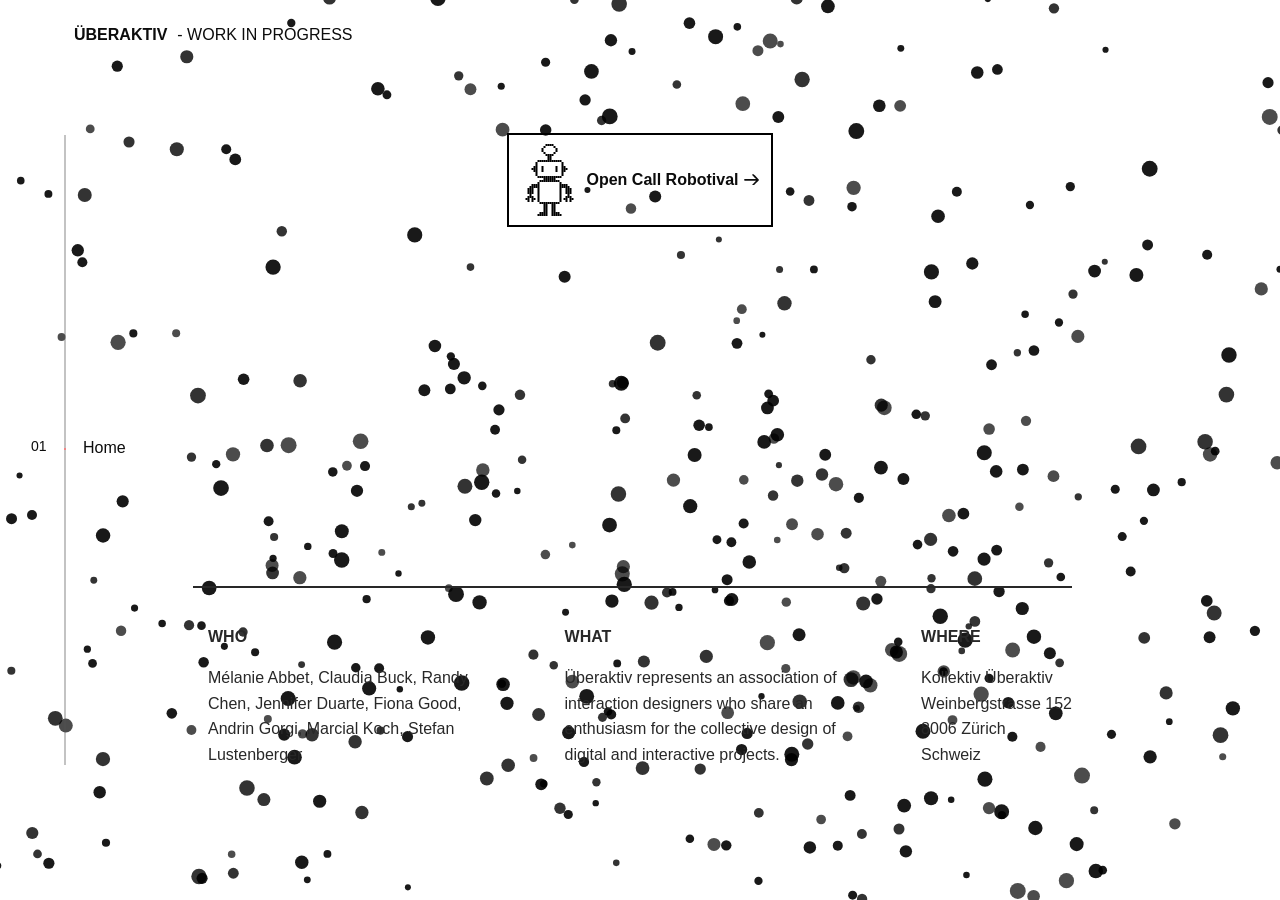
<file: index.html>
<!DOCTYPE html>
<html lang="en">
<head>
  <title>Überaktiv</title>
  <meta charset="utf-8">
  <meta name="viewport" content="width=device-width, initial-scale=1">
  <meta http-equiv="X-UA-Compatible" content="IE=edge">
  <meta name="description" content="HTML5 website template">
  <meta name="keywords" content="global, template, html, sass, jquery">
  <meta name="author" content="Bucky Maler">
  <link rel="stylesheet" href="assets/css/main.css">
  <link rel="stylesheet" href="assets/css/robot.css">
</head>
<body onresize>
  <canvas id="confetti" hidden></canvas>
<!-- notification for small viewports and landscape oriented smartphones -->
<div class="device-notification">
  <a class="device-notification--logo" href="#0">
    <img src="assets/img/logo.png" alt="Global">
    <p>Überaktiv</p>
  </a>
  <p class="device-notification--message">Überaktiv has so much to offer that we must request you orient your device to portrait or find a larger screen. You won't be disappointed.</p>
</div>

<div class="perspective effect-rotate-left">
  <div class="container"><div class="outer-nav--return"></div>
    <div id="viewport" class="l-viewport">
      <div class="l-wrapper">
        <header class="header">
          <a class="header--logo" href="#0">
            <!-- <img src="assets/img/logo.png" alt="Global"> -->
            <p>Überaktiv</p><p style="font-weight: 400;">- Work in progress</p>
          </a>
          <!-- <button class="header--cta cta">Hire Us</button> -->
          <!-- <div class="header--nav-toggle">
            <span></span>
          </div> -->
        </header>
        <nav class="l-side-nav">
          <ul class="side-nav">
            <li class="is-active"><span>Home</span></li>
            <!-- <li><span>Work</span></li> -->
            <!-- <li><span>Works</span></li> -->
            <!-- <li><span>About</span></li> -->
            <!-- <li><span>Contact</span></li> -->
            <!-- <li><span>Team</span></li>
            <li><span>Hire us</span></li> -->
          </ul>
        </nav>
        <ul class="l-main-content main-content">
          <li class="l-section section section--is-active">
            <canvas id="scene" class="scene"></canvas>
            <input id="text" type="text" value="ÜBERAKTIV" hidden />
            <input id="mobileText" type="text" value="ÜBER AKTIV" hidden /><!-- ↓-->
            <div class="intro">
              <div class="intro--banner">
                <!-- <h1>ÜBERAKTIV</h1> -->
                <!-- <h2>Creating interactive experiences that matter.</h2> -->
                
                <a href="./assets/pdf/BitsNBolts_EN_Web.pdf" download>
                  <button class="cta">
                    <div class="robot1"></div>
                    Open Call Robotival
                    <svg version="1.1" id="Layer_1" xmlns="http://www.w3.org/2000/svg" xmlns:xlink="http://www.w3.org/1999/xlink" x="0px" y="0px" viewBox="0 0 150 118" style="enable-background:new 0 0 150 118;" xml:space="preserve">
                      <g transform="translate(0.000000,118.000000) scale(0.100000,-0.100000)">
                        <path d="M870,1167c-34-17-55-57-46-90c3-15,81-100,194-211l187-185l-565-1c-431,0-571-3-590-13c-55-28-64-94-18-137c21-20,33-20,597-20h575l-192-193C800,103,794,94,849,39c20-20,39-29,61-29c28,0,63,30,298,262c147,144,272,271,279,282c30,51,23,60-219,304C947,1180,926,1196,870,1167z"/>
                      </g>
                    </svg>
                  </button>
                </a>
                <!-- <img src="assets/img/woman.gif" style="transform: scale(-1, 1);" alt="Welcome"> -->
              </div>
              <div class="intro--options">
                <a href="#0">
                  <h3>Who</h3>
                  <p>Mélanie Abbet,
                    Claudia Buck,
                    Randy Chen,
                    Jennifer Duarte,
                    Fiona Good,
                    Andrin Gorgi,
                    Marcial Koch,
                    Stefan Lustenberger
                  </p>
                </a>
                <a href="#0">
                  <h3>What</h3>
                  <p>Überaktiv represents an association of interaction designers who share an enthusiasm for the collective design of digital and interactive projects.</p>
                </a>
                <a href="https://goo.gl/maps/ycLC1xUgRGAZw4Hj6"  target="_blank">
                  <h3>Where</h3>
                  <p>Kollektiv Überaktiv<br>
                    Weinbergstrasse 152<br>
                    8006 Zürich<br>
                    Schweiz
                  </p>
                </a>
              </div>
            </div>
          </li>
          <!-- <li class="l-section section">
            <div class="about">
              <div class="about--banner">
                <a href="#" class="item item-1"></a>
                <a href="#" class="item item-2"></a>
                <a href="#" class="item item-3"></a>
                <a href="#" class="item item-4"></a>
                <a href="#" class="item item-5"></a>
              </div>
            </div>
          </li>
          <li class="l-section section">
            <div class="team-grid">
              <h2>Members</h2>
              <div class="team-grid--container">
                <div class="img-grid">
                  <img src="assets/img/1x/Zeichenfläche 5_1.png" alt="">
                  <img src="assets/img/1x/Zeichenfläche 5_2.png" alt="">
                  <img src="assets/img/1x/Zeichenfläche 5_3.png" alt="">
                  <img src="assets/img/1x/Zeichenfläche 5_4.png" alt="">
                  <img src="assets/img/1x/Zeichenfläche 5_5.png" alt="">
                  <img src="assets/img/1x/Zeichenfläche 5_6.png" alt="">
                  <img src="assets/img/1x/Zeichenfläche 5_7.png" alt="">
                  <img src="assets/img/1x/Zeichenfläche 5.png" alt="">
                </div>
              </div>
            </div> -->
            <!-- <div class="team">
              <h2>Members</h2>
              <div class="team--lockup">
                <ul class="slider">
                  <li class="slider--item slider--item-left">
                    <a href="#0">
                      <div class="slider--item-image">
                        <img src="assets/img/1x/1.png" alt="Victory">
                      </div>
                      <p class="slider--item-title">Fiona Good</p>
                      <p class="slider--item-description">Lorem ipsum dolor sit amet, consectetur adipisicing elit sed do.</p>
                    </a>
                  </li>
                  <li class="slider--item slider--item-center">
                    <a href="#0">
                      <div class="slider--item-image">
                        <img src="assets/img/1x/2.png" alt="Metiew and Smith">
                      </div>
                      <p class="slider--item-title">Marcial Koch</p>
                      <p class="slider--item-description">
                        Spacial Design | Sound Design<br></a>
                  </li>
                  <li class="slider--item slider--item-right">
                    <a href="#0">
                      <div class="slider--item-image">
                        <img src="assets/img/1x/3.png" alt="Alex Nowak">
                      </div>
                      <p class="slider--item-title">Jennifer Duarte</p>
                      <p class="slider--item-description">Lorem ipsum dolor sit amet, consectetur adipisicing elit sed do.</p>
                    </a>
                  </li>
                </ul>
                <div class="slider--prev">
                  <svg version="1.1" id="Layer_1" xmlns="http://www.w3.org/2000/svg" xmlns:xlink="http://www.w3.org/1999/xlink" x="0px" y="0px"
                  viewBox="0 0 150 118" style="enable-background:new 0 0 150 118;" xml:space="preserve">
                  <g transform="translate(0.000000,118.000000) scale(0.100000,-0.100000)">
                    <path d="M561,1169C525,1155,10,640,3,612c-3-13,1-36,8-52c8-15,134-145,281-289C527,41,562,10,590,10c22,0,41,9,61,29
                    c55,55,49,64-163,278L296,510h575c564,0,576,0,597,20c46,43,37,109-18,137c-19,10-159,13-590,13l-565,1l182,180
                    c101,99,187,188,193,199c16,30,12,57-12,84C631,1174,595,1183,561,1169z"/>
                  </g>
                  </svg>
                </div>
                <div class="slider--next">
                  <svg version="1.1" id="Layer_1" xmlns="http://www.w3.org/2000/svg" xmlns:xlink="http://www.w3.org/1999/xlink" x="0px" y="0px" viewBox="0 0 150 118" style="enable-background:new 0 0 150 118;" xml:space="preserve">
                  <g transform="translate(0.000000,118.000000) scale(0.100000,-0.100000)">
                    <path d="M870,1167c-34-17-55-57-46-90c3-15,81-100,194-211l187-185l-565-1c-431,0-571-3-590-13c-55-28-64-94-18-137c21-20,33-20,597-20h575l-192-193C800,103,794,94,849,39c20-20,39-29,61-29c28,0,63,30,298,262c147,144,272,271,279,282c30,51,23,60-219,304C947,1180,926,1196,870,1167z"/>
                  </g>
                  </svg>
                </div>
              </div>
            </div> -->
          </li>
          <!-- <li class="l-section section">
            <div class="work">
              <h2>Selected work</h2>
              <div class="work--lockup">
                <ul class="slider">
                  <li class="slider--item slider--item-left">
                    <a href="#0">
                      <div class="slider--item-image">
                        <img src="assets/img/work-victory.jpg" alt="Victory">
                      </div>
                      <p class="slider--item-title">Victory</p>
                      <p class="slider--item-description">Lorem ipsum dolor sit amet, consectetur adipisicing elit sed do.</p>
                    </a>
                  </li>
                  <li class="slider--item slider--item-center">
                    <a href="#0">
                      <div class="slider--item-image">
                        <img src="assets/img/work-metiew-smith.jpg" alt="Metiew and Smith">
                      </div>
                      <p class="slider--item-title">Metiew &amp; Smith</p>
                      <p class="slider--item-description">Lorem ipsum dolor sit amet, consectetur adipisicing elit sed do.</p>
                    </a>
                  </li>
                  <li class="slider--item slider--item-right">
                    <a href="#0">
                      <div class="slider--item-image">
                        <img src="assets/img/work-alex-nowak.jpg" alt="Alex Nowak">
                      </div>
                      <p class="slider--item-title">Alex Nowak</p>
                      <p class="slider--item-description">Lorem ipsum dolor sit amet, consectetur adipisicing elit sed do.</p>
                    </a>
                  </li>
                </ul>
                <div class="slider--prev">
                  <svg version="1.1" id="Layer_1" xmlns="http://www.w3.org/2000/svg" xmlns:xlink="http://www.w3.org/1999/xlink" x="0px" y="0px"
                  viewBox="0 0 150 118" style="enable-background:new 0 0 150 118;" xml:space="preserve">
                  <g transform="translate(0.000000,118.000000) scale(0.100000,-0.100000)">
                    <path d="M561,1169C525,1155,10,640,3,612c-3-13,1-36,8-52c8-15,134-145,281-289C527,41,562,10,590,10c22,0,41,9,61,29
                    c55,55,49,64-163,278L296,510h575c564,0,576,0,597,20c46,43,37,109-18,137c-19,10-159,13-590,13l-565,1l182,180
                    c101,99,187,188,193,199c16,30,12,57-12,84C631,1174,595,1183,561,1169z"/>
                  </g>
                  </svg>
                </div>
                <div class="slider--next">
                  <svg version="1.1" id="Layer_1" xmlns="http://www.w3.org/2000/svg" xmlns:xlink="http://www.w3.org/1999/xlink" x="0px" y="0px" viewBox="0 0 150 118" style="enable-background:new 0 0 150 118;" xml:space="preserve">
                  <g transform="translate(0.000000,118.000000) scale(0.100000,-0.100000)">
                    <path d="M870,1167c-34-17-55-57-46-90c3-15,81-100,194-211l187-185l-565-1c-431,0-571-3-590-13c-55-28-64-94-18-137c21-20,33-20,597-20h575l-192-193C800,103,794,94,849,39c20-20,39-29,61-29c28,0,63,30,298,262c147,144,272,271,279,282c30,51,23,60-219,304C947,1180,926,1196,870,1167z"/>
                  </g>
                  </svg>
                </div>
              </div>
            </div>
          </li> -->
          <!-- <li class="l-section section">
            <div class="contact">
              <div class="contact--lockup">
                <div class="modal">
                  <div class="modal--information">
                    <p>Verein Überaktiv, Weinbergstrasse 152, Schweiz</p>
                    <a href="mailto:ouremail@gmail.com">ueberaktiv@gmail.com</a>
                    <a href="tel:+148126287560">+48 12 628 75 60</a>
                  </div>
                  <ul class="modal--options">
                    <li><a href="#0">Bēhance</a></li>
                    <li><a href="#0">dribbble</a></li>
                    <li><a href="mailto:ouremail@gmail.com">Contact Us</a></li>
                  </ul>
                </div>
              </div>
            </div>
          </li> -->
          <!-- checkout formspree.io for easy form setup -->
          <!-- <li class="l-section section">
            <div class="hire">
              <h2>You want us to do</h2>
              <form class="work-request">
                <div class="work-request--options">
                  <span class="options-a">
                    <input id="opt-1" type="checkbox" value="app design">
                    <label for="opt-1">
                      <svg version="1.1" id="Layer_1" xmlns="http://www.w3.org/2000/svg" xmlns:xlink="http://www.w3.org/1999/xlink" x="0px" y="0px"
                      viewBox="0 0 150 111" style="enable-background:new 0 0 150 111;" xml:space="preserve">
                      <g transform="translate(0.000000,111.000000) scale(0.100000,-0.100000)">
                        <path d="M950,705L555,310L360,505C253,612,160,700,155,700c-6,0-44-34-85-75l-75-75l278-278L550-5l475,475c261,261,475,480,475,485c0,13-132,145-145,145C1349,1100,1167,922,950,705z"/>
                      </g>
                      </svg>
                      App Design
                    </label>
                    <input id="opt-2" type="checkbox" value="graphic design">
                    <label for="opt-2">
                      <svg version="1.1" id="Layer_1" xmlns="http://www.w3.org/2000/svg" xmlns:xlink="http://www.w3.org/1999/xlink" x="0px" y="0px"
                      viewBox="0 0 150 111" style="enable-background:new 0 0 150 111;" xml:space="preserve">
                      <g transform="translate(0.000000,111.000000) scale(0.100000,-0.100000)">
                        <path d="M950,705L555,310L360,505C253,612,160,700,155,700c-6,0-44-34-85-75l-75-75l278-278L550-5l475,475c261,261,475,480,475,485c0,13-132,145-145,145C1349,1100,1167,922,950,705z"/>
                      </g>
                      </svg>
                      Graphic Design
                    </label>
                    <input id="opt-3" type="checkbox" value="motion design">
                    <label for="opt-3">
                      <svg version="1.1" id="Layer_1" xmlns="http://www.w3.org/2000/svg" xmlns:xlink="http://www.w3.org/1999/xlink" x="0px" y="0px"
                      viewBox="0 0 150 111" style="enable-background:new 0 0 150 111;" xml:space="preserve">
                      <g transform="translate(0.000000,111.000000) scale(0.100000,-0.100000)">
                        <path d="M950,705L555,310L360,505C253,612,160,700,155,700c-6,0-44-34-85-75l-75-75l278-278L550-5l475,475c261,261,475,480,475,485c0,13-132,145-145,145C1349,1100,1167,922,950,705z"/>
                      </g>
                      </svg>
                      Motion Design
                    </label>
                  </span>
                  <span class="options-b">
                    <input id="opt-4" type="checkbox" value="ux design">
                    <label for="opt-4">
                      <svg version="1.1" id="Layer_1" xmlns="http://www.w3.org/2000/svg" xmlns:xlink="http://www.w3.org/1999/xlink" x="0px" y="0px"
                      viewBox="0 0 150 111" style="enable-background:new 0 0 150 111;" xml:space="preserve">
                      <g transform="translate(0.000000,111.000000) scale(0.100000,-0.100000)">
                        <path d="M950,705L555,310L360,505C253,612,160,700,155,700c-6,0-44-34-85-75l-75-75l278-278L550-5l475,475c261,261,475,480,475,485c0,13-132,145-145,145C1349,1100,1167,922,950,705z"/>
                      </g>
                      </svg>
                      UX Design
                    </label>
                    <input id="opt-5" type="checkbox" value="webdesign">
                    <label for="opt-5">
                      <svg version="1.1" id="Layer_1" xmlns="http://www.w3.org/2000/svg" xmlns:xlink="http://www.w3.org/1999/xlink" x="0px" y="0px"
                      viewBox="0 0 150 111" style="enable-background:new 0 0 150 111;" xml:space="preserve">
                      <g transform="translate(0.000000,111.000000) scale(0.100000,-0.100000)">
                        <path d="M950,705L555,310L360,505C253,612,160,700,155,700c-6,0-44-34-85-75l-75-75l278-278L550-5l475,475c261,261,475,480,475,485c0,13-132,145-145,145C1349,1100,1167,922,950,705z"/>
                      </g>
                      </svg>
                      Webdesign
                    </label>
                    <input id="opt-6" type="checkbox" value="marketing">
                    <label for="opt-6">
                      <svg version="1.1" id="Layer_1" xmlns="http://www.w3.org/2000/svg" xmlns:xlink="http://www.w3.org/1999/xlink" x="0px" y="0px"
                      viewBox="0 0 150 111" style="enable-background:new 0 0 150 111;" xml:space="preserve">
                      <g transform="translate(0.000000,111.000000) scale(0.100000,-0.100000)">
                        <path d="M950,705L555,310L360,505C253,612,160,700,155,700c-6,0-44-34-85-75l-75-75l278-278L550-5l475,475c261,261,475,480,475,485c0,13-132,145-145,145C1349,1100,1167,922,950,705z"/>
                      </g>
                      </svg>
                      Marketing
                    </label>
                  </span>
                </div>
                <div class="work-request--information">
                  <div class="information-name">
                    <input id="name" type="text" spellcheck="false">
                    <label for="name">Name</label>
                  </div>
                  <div class="information-email">
                    <input id="email" type="email" spellcheck="false">
                    <label for="email">Email</label>
                  </div>
                </div>
                <input type="submit" value="Send Request" onmouseover="confettiHover()" onmouseout="">
              </form>
            </div>
          </li>
        </ul>
      </div>
      <img src="assets/img/1.jpg" alt="Welcome">
    </div>
  </div> -->
  <!-- <ul class="outer-nav">
    <li class="is-active">Home</li>
    <li>Work</li>
    <li>Team</li>
    <li>Hire us</li>
  </ul> -->
</div>

<script src="https://ajax.googleapis.com/ajax/libs/jquery/2.2.4/jquery.min.js"></script>
<script>window.jQuery || document.write('<script src="assets/js/vendor/jquery-2.2.4.min.js"><\/script>')</script>
<script src="assets/js/vendor/hammer-2.0.8.js"></script>
<script src="assets/js/functions.js"></script>
<script src="assets/js/ueberaktiv.js"></script>
<script src="assets/js/confetti.js"></script>
</body>
</html>
</file>
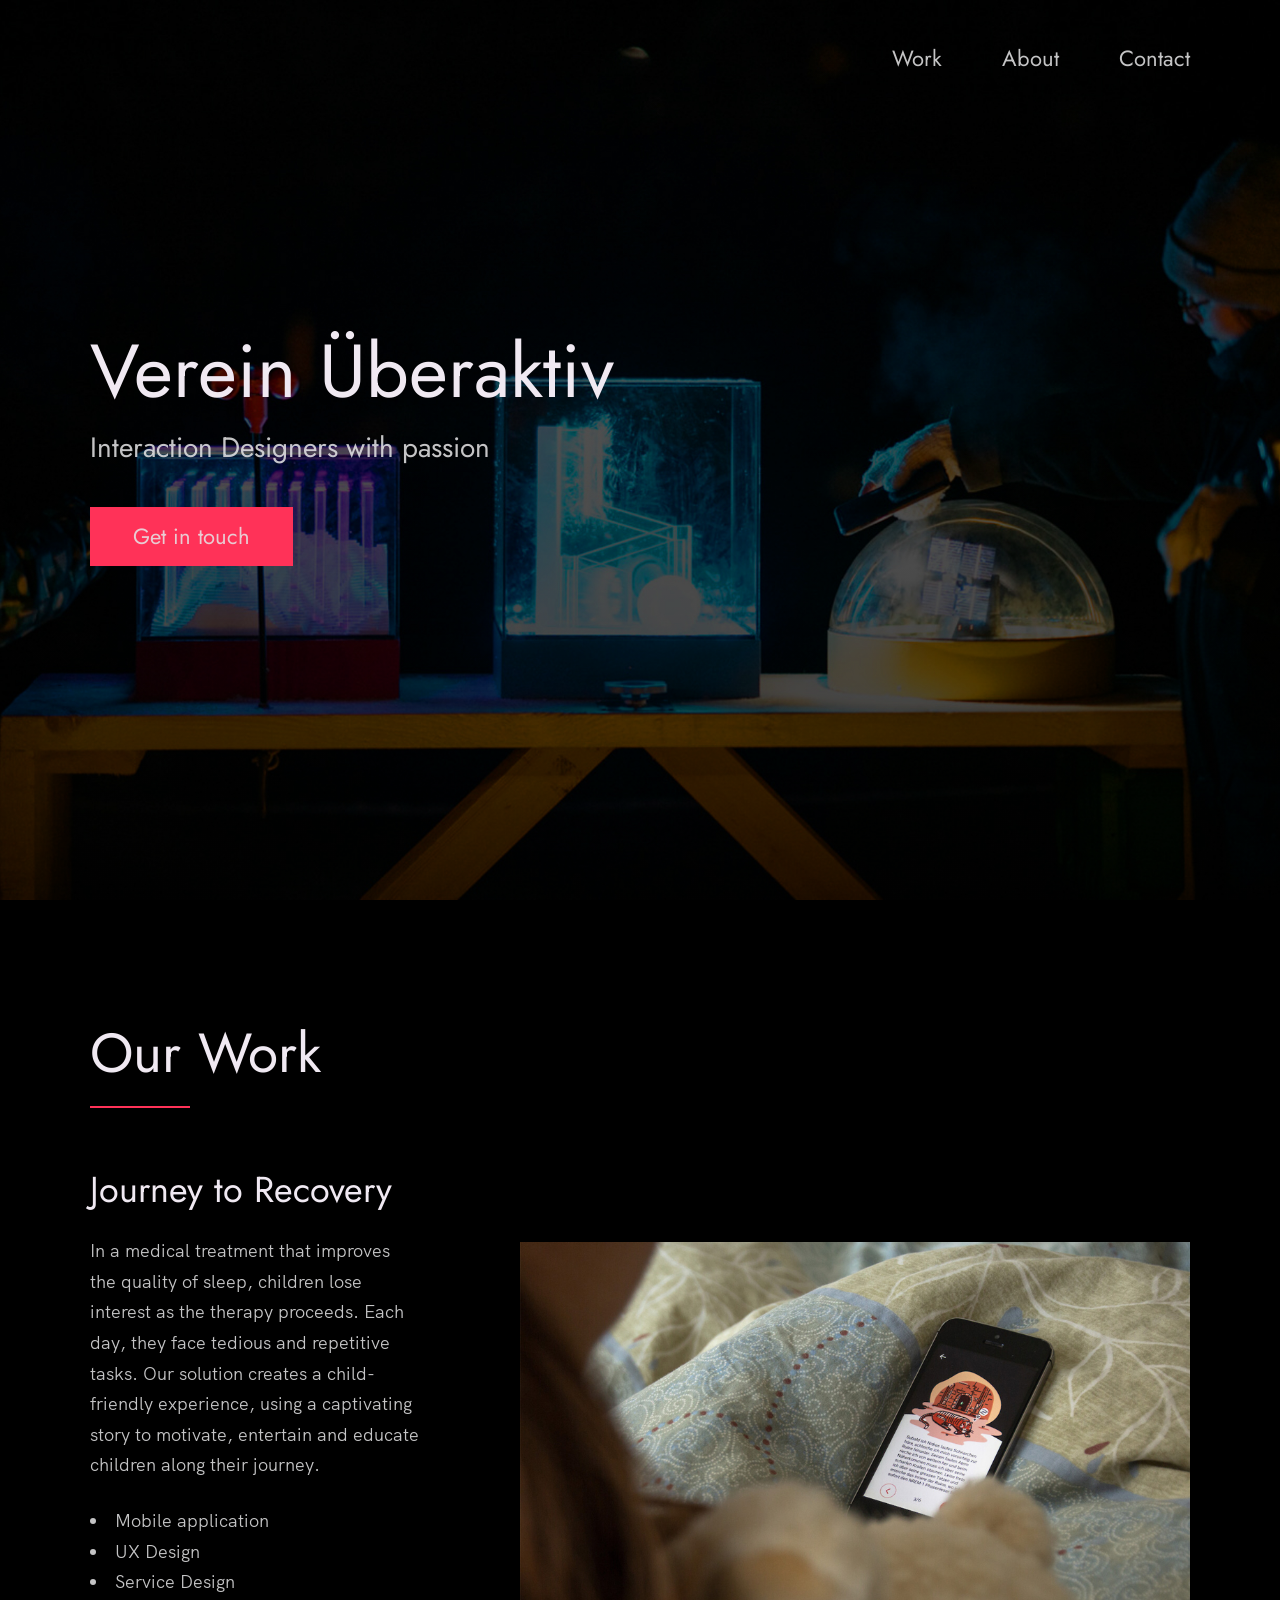
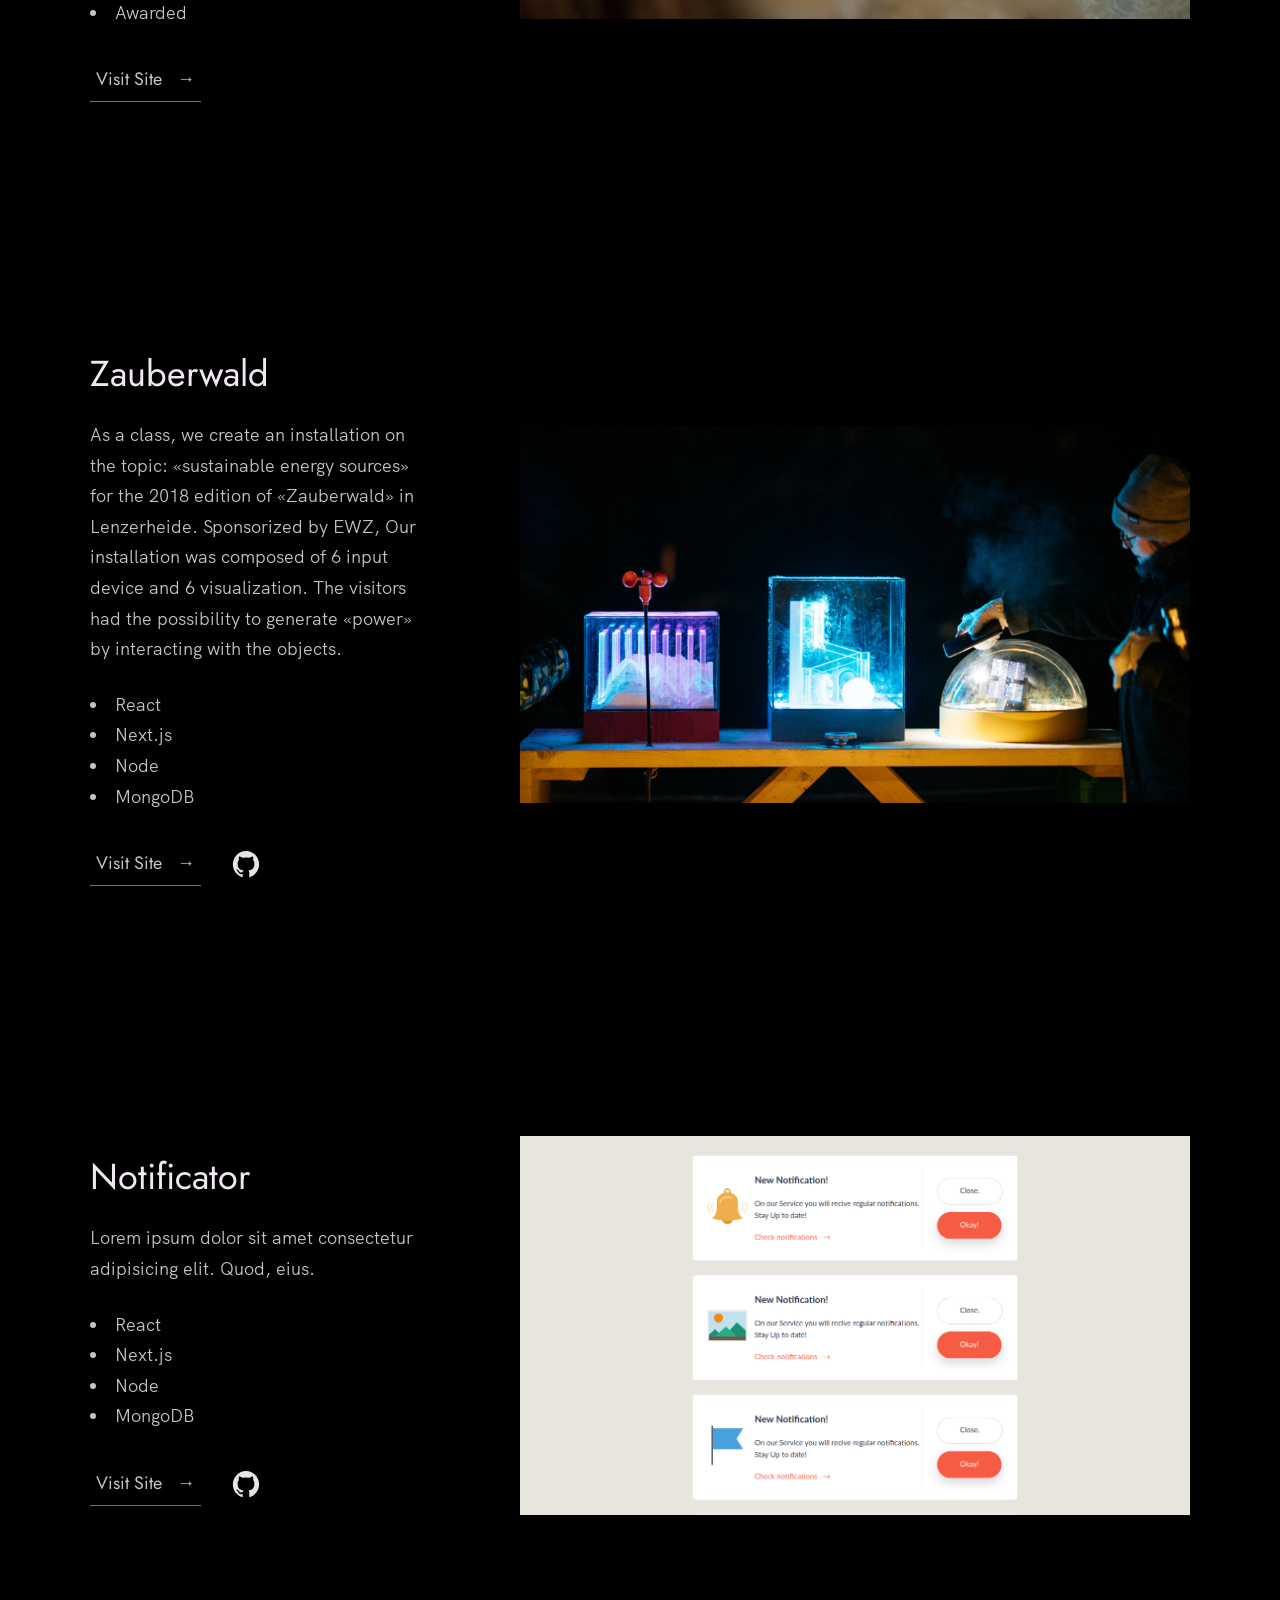
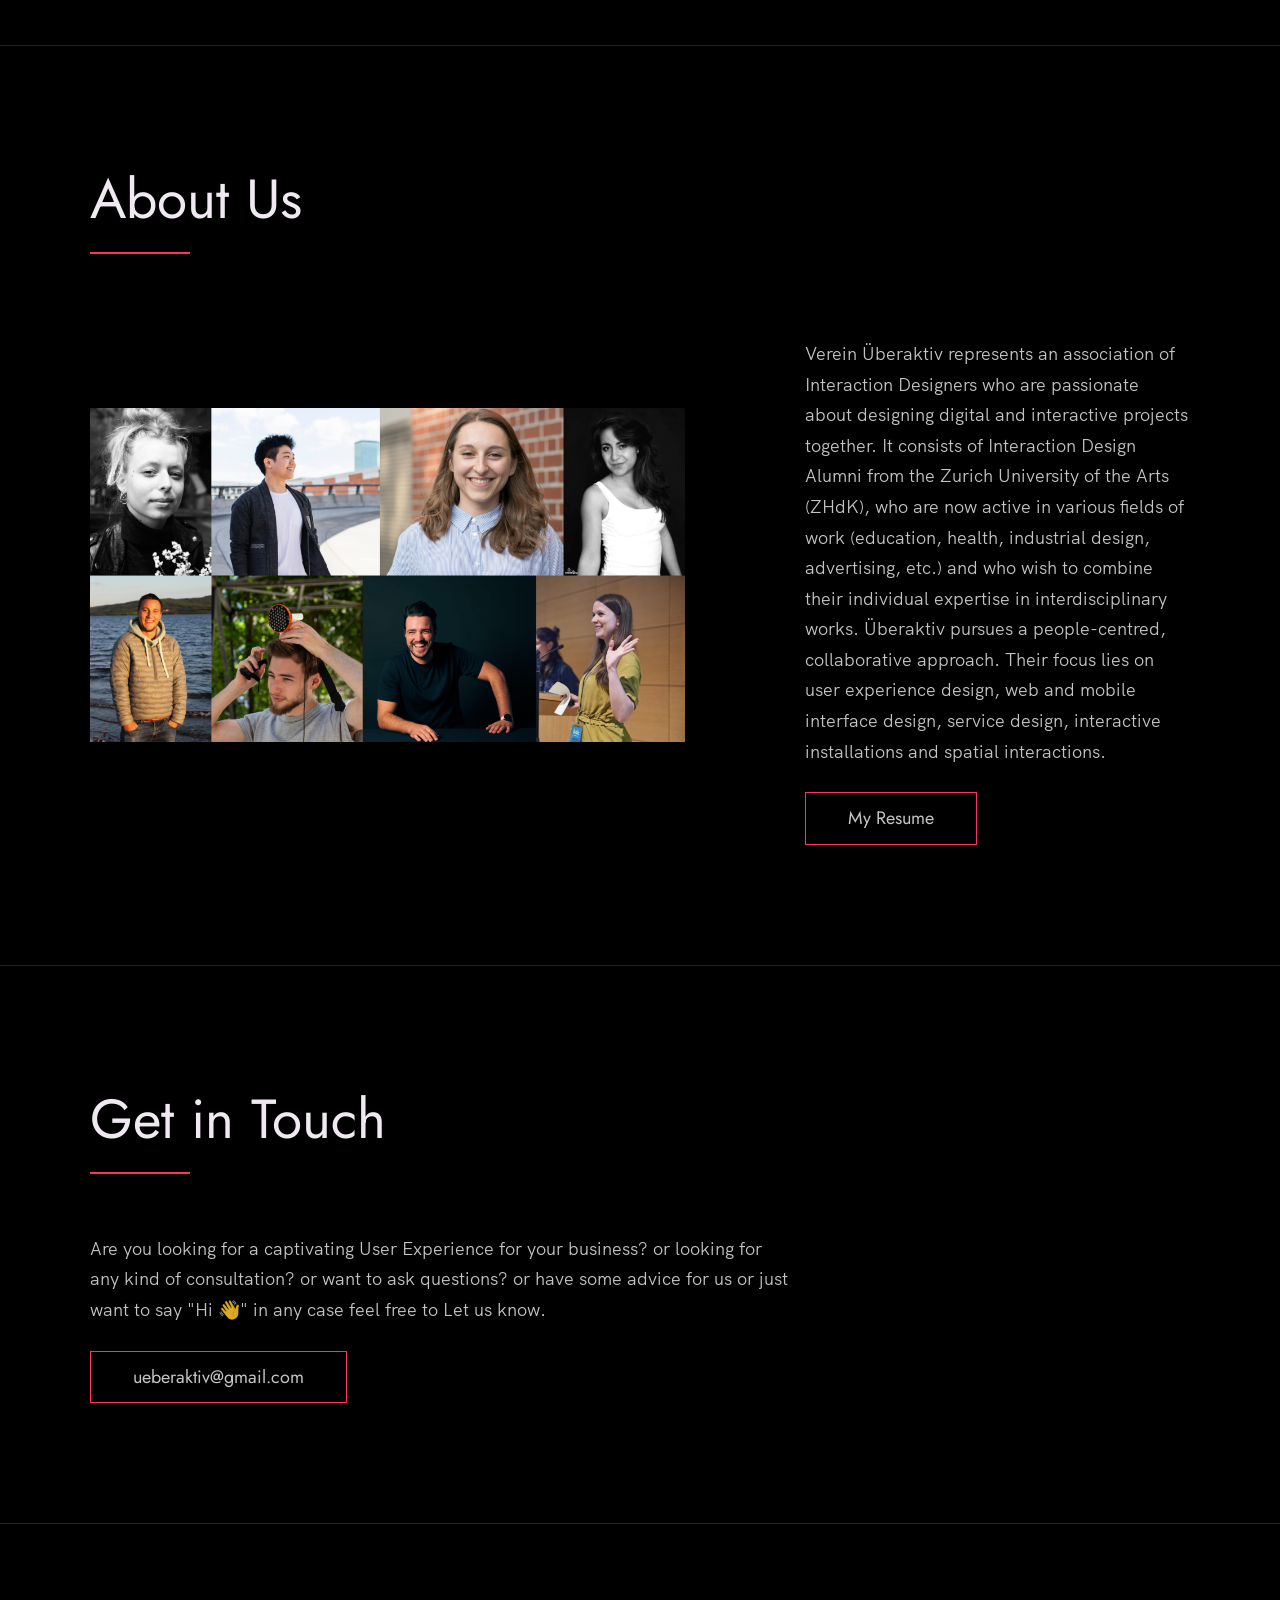
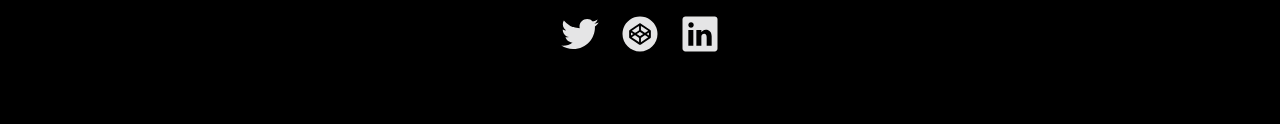
<file: portfolio-template-master/index.html>
<!DOCTYPE html>
<html lang="en">

<head>
  <meta charset="UTF-8" />
  <meta name="viewport" content="width=device-width, initial-scale=1.0" />
  <link rel="shortcut icon" type="image/png" href="./images/favicon.png" />

  <!-- Put your site title here -->
  <title>
    Verein Überaktiv
  </title>

  <meta name="description" content="Add small description of yourslef.">
  <!-- Add some coding keywords below, Ex: (React, CSS etc) -->
  <meta name="keywords" content="Put your name, skills and some coding keywords" />
  <link rel="stylesheet" href="index.css" />
</head>

<body>

  <!-- ***** Header ***** -->

  <header class="header" role="banner" id="top">
    <div class="row">
      <nav class="nav" role="navigation">
        <ul class="nav__items">
          <li class="nav__item"><a href="#work" class="nav__link">Work</a></li>
          <!-- <li class="nav__item"><a href="#clients" class="nav__link">Clients</a></li> -->
          <li class="nav__item">
            <a href="#about" class="nav__link">About</a>
          </li>
          <li class="nav__item">
            <a href="#contact" class="nav__link">Contact</a>
          </li>
        </ul>
      </nav>
    </div>
    <div class="header__text-box row">
      <div class="header__text">
        <h1 class="heading-primary">
          <span>Verein Überaktiv</span>
        </h1>
        <!-- Put a small paragraph about yourself -->
        <p>Interaction Designers with passion</p>
        <a href="#contact" class="btn btn--pink">Get in touch</a>
      </div>
    </div>
  </header>

  <main role="main">

    <!-- ***** Work ***** -->

    <section class="work" id="work">
      <div class="row">
        <h2>Our Work</h2>
        <div class="work__boxes">
<!-- work-box -->
          <div class="work__box">
            <div class="work__text">
              <h3>Journey to Recovery</h3>
              <p>
                In a medical treatment that improves the quality of sleep, children lose interest as the therapy proceeds. Each day, they face tedious and repetitive tasks. Our solution creates a child-friendly
experience, using a captivating story to motivate, entertain and
educate children along their journey.
              </p>
              <ul class="work__list">
                <li>Mobile application</li>
                <li>UX Design</li>
                <li>Service Design</li>
                <li>Awarded</li>
              </ul>

              <div class="work__links">
                <a href="http://journey-to-recovery.ch" target="_blank" class="link__text">
                  Visit Site <span>&rarr;</span>
                </a>
              </div>
            </div>
            <div class="work__image-box">
              <img src="./images/project-1.jpg" class="work__image" alt="Project 1" />
            </div>
          </div>

          <div class="work__box">
            <div class="work__text">
              <h3>Zauberwald</h3>
              <p>
                As a class, we create an installation on the topic: «sustainable energy
sources» for the 2018 edition of «Zauberwald» in Lenzerheide.
Sponsorized by EWZ, Our installation was composed of 6 input device
and 6 visualization. The visitors had the possibility to generate «power» by
interacting with the objects.
              </p>
              <ul class="work__list">
                <li>React</li>
                <li>Next.js</li>
                <li>Node</li>
                <li>MongoDB</li>
              </ul>

              <div class="work__links">
                <a href="#" class="link__text">
                  Visit Site <span>&rarr;</span>
                </a>
                <a href="#">
                  <img src="./images/github.svg" class="work__code" title="View Source Code" alt="GitHub">
                </a>
              </div>
            </div>
            <div class="work__image-box">
              <img src="./images/project-2.jpg" class="work__image" alt="Project 1" />
            </div>
          </div>

          <div class="work__box">
            <div class="work__text">
              <h3>Notificator</h3>
              <p>
                Lorem ipsum dolor sit amet consectetur adipisicing elit. Quod,
                eius.
              </p>
              <ul class="work__list">
                <li>React</li>
                <li>Next.js</li>
                <li>Node</li>
                <li>MongoDB</li>
              </ul>

              <div class="work__links">
                <a href="#" class="link__text">
                  Visit Site <span>&rarr;</span>
                </a>
                <a href="#">
                  <img src="./images/github.svg" class="work__code" title="View Source Code" alt="GitHub">
                </a>
              </div>
            </div>
            <div class="work__image-box">
              <img src="./images/project-3.png" class="work__image" alt="Project 3" />
            </div>
          </div>
        </div>
      </div>
    </section>



    <!-- <section class="client" id="clients">
      <div class="row">
        <h2>Clients</h2>
        <div class="client__logos">
          <img src="./images/ronjones.png" class="client__logo" alt="Company 2" />
          <img src="./images/goldengrid.png" class="client__logo" alt="Company 3" />
          <img src="./images/bullseye.png" class="client__logo" alt="Company 1" />
          <img src="./images/mighty-furnitures.png" class="client__logo" alt="Company 1" />
          <img src="./images/fastlane.png" class="client__logo" alt="Company 3" />
          <img src="./images/chippy.png" class="client__logo" alt="Company 1" />
        </div>
      </div>
    </section> -->

    <!-- ***** About ***** -->

    <section class="about" id="about">
      <div class="row">
        <h2>About Us</h2>
        <div class="about__content">
          <div class="about__text">
            <p>
              Verein Überaktiv represents an association of Interaction Designers who are passionate about
designing digital and interactive projects together. It consists of Interaction Design Alumni from the
Zurich University of the Arts (ZHdK), who are now active in various fields of work (education, health,
industrial design, advertising, etc.) and who wish to combine their individual expertise in interdisciplinary
works. Überaktiv pursues a people-centred, collaborative approach. Their focus lies on user
experience design, web and mobile interface design, service design, interactive installations and
spatial interactions.
            </p>
            <!-- Provide a link to your resume -->
            <a href="#" class="btn">My Resume</a>
          </div>

          <div class="about__photo-container">
            <!-- Add a nice photo of yourself -->
            <img class="about__photo" src="./images/team.png" alt="" />
          </div>
        </div>
      </div>
    </section>
  </main>

  <!-- ***** Contact ***** -->

  <section class="contact" id="contact">
    <div class="row">
      <h2>Get in Touch</h2>
      <div class="contact__info">
        <p>
          Are you looking for a captivating User Experience for your business? or looking for any kind of
          consultation? or want to ask questions? or have some advice for us
          or just want to say "Hi 👋" in any case feel free to Let us know.
        </p>
        <!-- Replace the email with yours -->
        <a href="mailto:you@example.com" class="btn">ueberaktiv@gmail.com</a>
      </div>
    </div>
  </section>

  <!-- ***** Footer ***** -->

  <footer role="contentinfo" class="footer">
    <div class="row">
      <!-- Update the links to point to your accounts -->
      <ul class="footer__social-links">
        <li class="footer__social-link-item">
          <a href="https://twitter.com/nisarhassan12/" title="Link to Twitter Profile">
            <img src="./images/twitter.svg" class="footer__social-image" alt="Twitter">
          </a>
        </li>
        <li class="footer__social-link-item">
          <a href="https://codepen.io/nisar_hassan" title="Link to Codepen Profile">
            <img src="./images/codepen.svg" class="footer__social-image" alt="Codepen">
          </a>
        </li>
        <li class="footer__social-link-item">
          <a href=https://www.linkedin.com/in/nisar-hassan-naqvi-413466199/">
            <img src="./images/linkedin.svg" title="Link to Linkedin Profile" class="footer__social-image" alt="Linkedin">
          </a>
        </li>
      </ul>
  <a href="#top" class="back-to-top" title="Back to Top">
    <img src="./images/arrow-up.svg" alt="Back to Top" class="back-to-top__image"/>
  </a>
  <script src="./index.js"></script>
</body>

</html>
</file>
<file: assets/css/main.css>
@charset "UTF-8";
@import url("https://fonts.googleapis.com/css2?family=Poppins:ital,wght@0,100;0,200;0,300;0,400;0,500;0,600;0,700;0,800;0,900;1,100;1,200;1,300;1,400;1,500;1,600;1,700;1,800;1,900&display=swap");
@font-face {
  font-family: "Montserrat";
  src: url("fonts/Montserrat-Black.eot");
  src: local("☺"), url("fonts/Montserrat-Black.woff") format("woff"), url("fonts/Montserrat-Black.ttf") format("truetype"), url("fonts/Montserrat-Black.svg") format("svg");
  font-weight: 900;
  font-style: normal;
}
@font-face {
  font-family: "Montserrat";
  src: url("fonts/Montserrat-Bold.eot");
  src: local("☺"), url("fonts/Montserrat-Bold.woff") format("woff"), url("fonts/Montserrat-Bold.ttf") format("truetype"), url("fonts/Montserrat-Bold.svg") format("svg");
  font-weight: 700;
  font-style: normal;
}
@font-face {
  font-family: "Montserrat";
  src: url("fonts/Montserrat-Regular.eot");
  src: local("☺"), url("fonts/Montserrat-Regular.woff") format("woff"), url("fonts/Montserrat-Regular.ttf") format("truetype"), url("fonts/Montserrat-Regular.svg") format("svg");
  font-weight: 400;
  font-style: normal;
}
@font-face {
  font-family: "Montserrat";
  src: url("fonts/Montserrat-Light.eot");
  src: local("☺"), url("fonts/Montserrat-Light.woff") format("woff"), url("fonts/Montserrat-Light.ttf") format("truetype"), url("fonts/Montserrat-Light.svg") format("svg");
  font-weight: 300;
  font-style: normal;
}
/*! normalize.css v3.0.2 | MIT License | git.io/normalize */
html {
  font-family: sans-serif;
  -ms-text-size-adjust: 100%;
  -webkit-text-size-adjust: 100%;
}

body {
  margin: 0;
}

article,
aside,
details,
figcaption,
figure,
footer,
header,
hgroup,
main,
menu,
nav,
section,
summary {
  display: block;
}

audio,
canvas,
progress,
video {
  display: inline-block;
  vertical-align: baseline;
}

audio:not([controls]) {
  display: none;
  height: 0;
}

[hidden],
template {
  display: none;
}

a {
  background-color: transparent;
}

a:active,
a:hover {
  outline: 0;
}

abbr[title] {
  border-bottom: 1px dotted;
}

b,
strong {
  font-weight: bold;
}

dfn {
  font-style: italic;
}

h1 {
  font-size: 2em;
  margin: 0.67em 0;
}

mark {
  background: #ff0;
  color: #000;
}

small {
  font-size: 80%;
}

sub,
sup {
  font-size: 75%;
  line-height: 0;
  position: relative;
  vertical-align: baseline;
}

sup {
  top: -0.5em;
}

sub {
  bottom: -0.25em;
}

img {
  border: 0;
}

svg:not(:root) {
  overflow: hidden;
}

figure {
  margin: 1em 40px;
}

hr {
  box-sizing: content-box;
  height: 0;
}

pre {
  overflow: auto;
}

code,
kbd,
pre,
samp {
  font-family: monospace, monospace;
  font-size: 1em;
}

button,
input,
optgroup,
select,
textarea {
  color: inherit;
  font: inherit;
  margin: 0;
}

button {
  overflow: visible;
}

button,
select {
  text-transform: none;
}

button,
html input[type=button],
input[type=reset],
input[type=submit] {
  -webkit-appearance: button;
  cursor: pointer;
}

button[disabled],
html input[disabled] {
  cursor: default;
}

button::-moz-focus-inner,
input::-moz-focus-inner {
  border: 0;
  padding: 0;
}

input {
  line-height: normal;
}

input[type=checkbox],
input[type=radio] {
  box-sizing: border-box;
  padding: 0;
}

input[type=number]::-webkit-inner-spin-button,
input[type=number]::-webkit-outer-spin-button {
  height: auto;
}

input[type=search] {
  -webkit-appearance: textfield;
  box-sizing: content-box;
}

input[type=search]::-webkit-search-cancel-button,
input[type=search]::-webkit-search-decoration {
  -webkit-appearance: none;
}

fieldset {
  border: 1px solid #c0c0c0;
  margin: 0 2px;
  padding: 0.35em 0.625em 0.75em;
}

legend {
  border: 0;
  padding: 0;
}

textarea {
  overflow: auto;
}

optgroup {
  font-weight: bold;
}

table {
  border-collapse: collapse;
  border-spacing: 0;
}

td,
th {
  padding: 0;
}

::-moz-selection {
  background: #FFF498;
}

::selection {
  background: #FFF498;
}

::-moz-selection {
  background: #FFF498;
}

img::-moz-selection {
  background: transparent;
}

img::selection {
  background: transparent;
}

img::-moz-selection {
  background: transparent;
}

body {
  -webkit-tap-highlight-color: #FFF498;
}

body {
  background-color: #fff;
  font-size: 1em;
  line-height: 1.6;
  font-family: "montserras", sans-serif;
  color: #0c0c0c;
  -webkit-font-smoothing: antialiased;
  -webkit-text-size-adjust: 100%;
}
body canvas {
  position: absolute;
}

.l-viewport {
  position: relative;
  width: 100%;
  height: 100vh;
  box-shadow: 0 0 45px 5px rgba(0, 0, 0, 0.85);
  overflow: hidden;
}

.l-wrapper {
  position: relative;
  width: 100vw;
  max-width: 90%;
  height: 100%;
  margin: 0 auto;
}

.l-side-nav {
  position: absolute;
  left: 0;
  display: flex;
  height: 100%;
  align-items: center;
}
.l-side-nav::before {
  content: "";
  position: absolute;
  top: 50%;
  left: 0;
  transform: translateY(-50%);
  width: 2px;
  height: 70%;
  max-height: 750px;
  background-color: #555;
  opacity: 0.35;
  z-index: 10;
}
@media (max-width: 1180px) {
  .l-side-nav {
    display: none;
  }
}

.l-main-content {
  position: relative;
  width: 100%;
  height: 100%;
  margin: 0;
  padding: 0;
  list-style: none;
}

.l-section {
  position: absolute;
  width: 100%;
  height: 100%;
}

.device-notification {
  display: none;
  position: fixed;
  top: 0;
  left: 0;
  width: 100%;
  height: 100%;
  flex-direction: column;
  align-items: center;
  justify-content: center;
  background-color: #0c0c0c;
  z-index: 12;
}
.device-notification--logo {
  display: flex;
  align-items: center;
  text-decoration: none;
  color: #fff;
}
.device-notification--logo p {
  margin: 0 0 0 10px;
  font-size: 16px;
  font-weight: 700;
  text-transform: uppercase;
}
.device-notification--message {
  width: 70%;
  margin: 30px 0 0 0;
  font-weight: 700;
  text-align: center;
}
@media (max-width: 600px) and (min-width: 480px) and (max-height: 580px) {
  .device-notification {
    display: flex;
  }
}
.section {
  opacity: 0;
  visibility: hidden;
  transition: opacity 0.5s ease-in-out, visibility 0s 0.5s;
}
.section .scene {
  position: fixed;
  left: 0;
  top: 0;
}
.section--is-active {
  opacity: 1;
  visibility: visible;
  z-index: 1;
  transition: opacity 0.1s ease-in-out 0.5s;
}
.section--next {
  transform: translateY(-45px);
  transition: transform 0.5s ease-in-out;
}
.section--prev {
  transform: translateY(45px);
  transition: transform 0.5s ease-in-out;
}

.header {
  position: absolute;
  top: 0;
  left: 0;
  display: flex;
  width: 100%;
  height: 70px;
  align-items: center;
  justify-content: space-between;
  z-index: 10;
}
.header--logo {
  display: flex;
  align-items: center;
  text-decoration: none;
  color: #0c0c0c;
}
.header--logo p {
  margin: 0 0 0 10px;
  font-size: 16px;
  font-weight: 700;
  text-transform: uppercase;
}
.header--nav-toggle {
  display: flex;
  width: 50px;
  height: 50px;
  flex-direction: column;
  align-items: center;
  justify-content: center;
  cursor: pointer;
}
.header--nav-toggle span, .header--nav-toggle::before, .header--nav-toggle::after {
  content: "";
  position: relative;
  width: 16px;
  height: 2px;
  background-color: #0c0c0c;
}
.header--nav-toggle::before {
  bottom: 5px;
  width: 23px;
}
.header--nav-toggle::after {
  top: 5px;
  width: 23px;
}
.header--cta {
  position: absolute;
  top: 50%;
  left: 50%;
  transform: translate(-50%, -50%);
  padding: 0 20px;
  line-height: 30px;
  text-decoration: none;
  color: #fff;
  font-weight: 700;
  text-transform: uppercase;
  background-color: #ff7070;
  border: none;
  opacity: 0;
  visibility: hidden;
  transition: opacity 0.4s ease-in-out, visibility 0s 0.4s;
}
.header--cta:focus {
  outline: none;
}
.header--cta.is-active {
  opacity: 1;
  visibility: visible;
  transition: opacity 0.4s ease-in-out 0.4s;
}
@media (max-width: 767px) {
  .header--cta {
    display: none;
  }
}

.side-nav {
  position: relative;
  display: flex;
  width: 100px;
  height: 70%;
  max-height: 750px;
  flex-direction: column;
  justify-content: space-around;
  margin: 0;
  padding: 0;
  list-style-position: inside;
  z-index: 10;
}
.side-nav > li {
  position: relative;
  top: -5px;
  color: #0c0c0c;
  font-size: 6px;
  cursor: pointer;
}
.side-nav > li span {
  position: relative;
  top: 3px;
  left: 10px;
  color: #0c0c0c;
  font-size: 16px;
  font-weight: 300;
  opacity: 0;
  visibility: hidden;
}
.side-nav > li::before {
  position: absolute;
  top: 3px;
  left: 10px;
  color: #555;
  font-size: 14px;
  font-weight: 300;
}
.side-nav li:nth-child(1)::before {
  content: "01";
}
.side-nav li:nth-child(2)::before {
  content: "02";
}
.side-nav li:nth-child(3)::before {
  content: "03";
}
.side-nav li:nth-child(4)::before {
  content: "04";
}
.side-nav li:nth-child(5)::before {
  content: "05";
}
.side-nav li.is-active {
  color: #ff7070;
  transition: color 0.4s ease-in-out;
}
.side-nav li.is-active span {
  opacity: 1;
  visibility: visible;
  transition: opacity 0.4s ease-in-out;
}
.side-nav li.is-active::before {
  left: -33px;
  color: #0c0c0c;
}

.intro {
  position: relative;
  display: flex;
  width: 1200px;
  max-width: 75%;
  height: 100%;
  flex-direction: column;
  justify-content: center;
  margin: 0 auto;
}
@media (max-width: 1180px) {
  .intro {
    max-width: 100%;
  }
}
.intro--banner {
  position: relative;
  height: 475px;
  display: flex;
  justify-content: center;
}
.intro--banner a {
  all: unset;
  color: #0c0c0c;
  text-decoration: none;
}
.intro--banner::before {
  content: "";
  position: absolute;
  bottom: 20px;
  left: -15px;
  right: 0;
  height: 2px;
  background-color: #282828;
}
.intro--banner h1 {
  position: relative;
  font-size: 80px;
  font-weight: 800;
  line-height: 1;
  z-index: 1;
}
.intro--banner h2 {
  position: relative;
  font-size: 48px;
  font-weight: 200;
  line-height: 1.2;
  z-index: 1;
}
.intro--banner button {
  bottom: 80px;
  padding: 5px 17px 5px 12px;
  font-weight: 700;
  border-radius: 0;
  background-color: transparent;
  border-style: solid;
  transition: 0.2s ease-in-out;
  display: flex;
  align-items: center;
  height: -webkit-fit-content;
  height: -moz-fit-content;
  height: fit-content;
}
.intro--banner button:hover {
  border-color: #ff7070;
  color: #ff7070;
}
.intro--banner button:hover svg {
  fill: #ff7070;
}
.intro--banner button:focus {
  outline: none;
}
.intro--banner button svg {
  position: relative;
  left: 5px;
  width: 15px;
  fill: #0c0c0c;
  transition: 0.2s ease-in-out;
}
.intro--banner img {
  position: absolute;
  bottom: 21px;
  right: -50px;
  width: auto;
  height: 100%;
}
.intro--options {
  display: flex;
  justify-content: space-between;
  margin: 0;
  padding: 0;
  list-style: none;
}
.intro--options > a {
  max-width: 300px;
  text-decoration: none;
  color: #282828;
  transition: color 0.2s ease-in-out;
}
.intro--options > a:hover {
  color: #ff7070;
}
.intro--options h3 {
  font-size: 16px;
  text-transform: uppercase;
}
.intro--options p {
  margin-bottom: 0;
}

@media (max-width: 900px) {
  .intro--banner {
    height: 350px;
  }
  .intro--banner h1 {
    font-size: 55px;
  }
  .intro--banner h2 {
    font-size: 55px;
  }
  .intro--options > a {
    margin-right: 30px;
  }
  .intro--options > a:last-child {
    margin-right: 0;
  }
}
@media (max-width: 767px) {
  .intro--banner {
    height: 350px;
    margin-top: 63px;
  }
}
@media (max-width: 767px) and (max-width: 767px) and (min-width: 601px) and (max-height: 680px) {
  .intro--banner {
    margin-top: 0;
  }
}
@media (max-width: 767px) {
  .intro--banner h1 {
    font-size: 44px;
  }
}
@media (max-width: 767px) {
  .intro--banner h2 {
    font-size: 44px;
  }
}
@media (max-width: 767px) {
  .intro--options {
    display: block;
  }
  .intro--options > a {
    display: block;
    max-width: 100%;
    margin: 0 0 30px 0;
  }
  .intro--options > a:last-child {
    margin-bottom: 0;
  }
}
@media (max-width: 600px) {
  .intro--banner {
    height: 400px;
  }
  .intro--banner h1 {
    font-size: 48px;
    margin-top: 100px;
  }
  .intro--banner h2 {
    font-size: 32px;
  }
  .intro--banner img {
    display: none;
  }
}
@media (max-width: 600px) and (max-height: 844px) {
  .intro--banner {
    padding-top: 60vh;
  }
  .intro--banner::before, .intro--banner::after {
    display: none;
  }
  .intro--banner h1 {
    margin-top: 0;
  }
  .intro--banner h2 {
    margin-top: 0;
  }
  .intro--options {
    display: none;
  }
}
@media (max-width: 900px) and (max-height: 390px) {
  .intro--banner {
    padding-top: 60vh;
  }
  .intro--banner::before, .intro--banner::after {
    display: none;
  }
  .intro--banner h1 {
    margin-top: 0;
  }
  .intro--banner h2 {
    margin-top: 0;
  }
  .intro--options {
    display: none;
  }
}
.team {
  position: relative;
  display: flex;
  width: 960px;
  max-width: 80%;
  height: 100%;
  flex-direction: column;
  justify-content: center;
  margin: 0 auto;
}
@media (max-width: 1180px) {
  .team {
    max-width: 100%;
  }
}
.team h2 {
  margin: 0 0 20px 0;
  font-size: 30px;
  text-align: center;
}
.team--lockup {
  position: relative;
}
.team--lockup .slider {
  position: relative;
  display: flex;
  width: 80%;
  margin: 0 auto;
  padding: 0;
  list-style: none;
}
.team--lockup .slider--item {
  position: absolute;
  display: none;
  text-align: center;
}
.team--lockup .slider--item a {
  text-decoration: none;
  color: #858585;
}
.team--lockup .slider--item-title {
  margin-top: 10px;
  font-size: 12px;
  font-weight: 700;
  text-transform: uppercase;
}
.team--lockup .slider--item-description {
  display: none;
  max-width: 350px;
  margin: 0 auto;
}
.team--lockup .slider--item-image {
  width: 150px;
  height: 150px;
  margin: 0 auto;
  border-radius: 50%;
  overflow: hidden;
}
.team--lockup .slider--item-image img {
  width: 100%;
}
.team--lockup .slider--item-left {
  top: 50%;
  left: 0;
  transform: translateY(-50%);
  display: block;
}
.team--lockup .slider--item-right {
  top: 50%;
  right: 0;
  transform: translateY(-50%);
  display: block;
}
.team--lockup .slider--item-center {
  position: relative;
  top: 30px;
  left: 50%;
  transform: translateX(-50%);
  display: block;
}
.team--lockup .slider--item-center a {
  color: #0c0c0c;
}
.team--lockup .slider--item-center .slider--item-title {
  margin-top: 25px;
  font-size: 16px;
}
.team--lockup .slider--item-center .slider--item-description {
  display: block;
}
.team--lockup .slider--item-center .slider--item-image {
  width: 300px;
  height: 300px;
}
.team--lockup .slider--next,
.team--lockup .slider--prev {
  position: absolute;
  top: 160px;
  display: flex;
  width: 50px;
  height: 50px;
  align-items: center;
  justify-content: center;
  background-color: #282828;
  border-radius: 50%;
  cursor: pointer;
}
.team--lockup .slider--next svg,
.team--lockup .slider--prev svg {
  width: 20px;
  fill: #fff;
}
.team--lockup .slider--next {
  right: 0;
}
.team--lockup .slider--prev {
  left: 0;
}

@media (max-width: 900px) {
  .team--lockup .slider--item-image {
    width: 120px;
    height: 120px;
  }
  .team--lockup .slider--item-center .slider--item-image {
    width: 240px;
    height: 240px;
  }
  .team--lockup .slider--next,
.team--lockup .slider--prev {
    top: 130px;
  }
}
@media (max-width: 767px) {
  .team--lockup .slider {
    width: 75%;
  }
  .team--lockup .slider--item-image {
    width: 90px;
    height: 90px;
  }
  .team--lockup .slider--item-center .slider--item-image {
    width: 190px;
    height: 190px;
  }
  .team--lockup .slider--next,
.team--lockup .slider--prev {
    top: 105px;
  }
}
@media (max-width: 600px) {
  .team--lockup .slider {
    width: auto;
  }
  .team--lockup .slider--item-left, .team--lockup .slider--item-right {
    display: none;
  }
}
.team-grid {
  position: relative;
  display: flex;
  width: 960px;
  max-width: 80%;
  height: 100%;
  flex-direction: column;
  justify-content: center;
  margin: 0 auto;
}
@media (max-width: 1180px) {
  .team-grid {
    max-width: 100%;
  }
}
.team-grid--container {
  height: 475px;
  border: #fff solid 5px;
  background: #fff;
}
.team-grid h2 {
  margin: 0 0 20px 0;
  font-size: 30px;
  text-align: center;
}
.team-grid img {
  max-width: 100%;
}
.team-grid img:hover {
  opacity: 0.5;
  cursor: pointer;
}
.team-grid .img-grid {
  display: grid;
  grid-template-columns: repeat(2, 1fr);
  grid-gap: 5px;
}
@media only screen and (min-width: 750px) {
  .team-grid .img-grid {
    grid-template-columns: repeat(2, 1fr);
  }
}
@media only screen and (min-width: 970px) {
  .team-grid .img-grid {
    grid-template-columns: repeat(4, 1fr);
  }
}

.work {
  position: relative;
  display: flex;
  width: 960px;
  max-width: 80%;
  height: 100%;
  flex-direction: column;
  justify-content: center;
  margin: 0 auto;
}
@media (max-width: 1180px) {
  .work {
    max-width: 100%;
  }
}
.work h2 {
  margin: 0 0 20px 0;
  font-size: 30px;
  text-align: center;
}
.work--lockup {
  position: relative;
}
.work--lockup .slider {
  position: relative;
  display: flex;
  width: 80%;
  margin: 0 auto;
  padding: 0;
  list-style: none;
}
.work--lockup .slider--item {
  position: absolute;
  display: none;
  text-align: center;
}
.work--lockup .slider--item a {
  text-decoration: none;
  color: #858585;
}
.work--lockup .slider--item-title {
  margin-top: 10px;
  font-size: 12px;
  font-weight: 700;
  text-transform: uppercase;
}
.work--lockup .slider--item-description {
  display: none;
  max-width: 250px;
  margin: 0 auto;
}
.work--lockup .slider--item-image {
  width: 150px;
  height: 150px;
  margin: 0 auto;
  border-radius: 50%;
  overflow: hidden;
}
.work--lockup .slider--item-image img {
  width: 100%;
}
.work--lockup .slider--item-left {
  top: 50%;
  left: 0;
  transform: translateY(-50%);
  display: block;
}
.work--lockup .slider--item-right {
  top: 50%;
  right: 0;
  transform: translateY(-50%);
  display: block;
}
.work--lockup .slider--item-center {
  position: relative;
  top: 30px;
  left: 50%;
  transform: translateX(-50%);
  display: block;
}
.work--lockup .slider--item-center a {
  color: #fff;
}
.work--lockup .slider--item-center .slider--item-title {
  margin-top: 25px;
  font-size: 16px;
}
.work--lockup .slider--item-center .slider--item-description {
  display: block;
}
.work--lockup .slider--item-center .slider--item-image {
  width: 300px;
  height: 300px;
}
.work--lockup .slider--next,
.work--lockup .slider--prev {
  position: absolute;
  top: 160px;
  display: flex;
  width: 50px;
  height: 50px;
  align-items: center;
  justify-content: center;
  background-color: #282828;
  border-radius: 50%;
  cursor: pointer;
}
.work--lockup .slider--next svg,
.work--lockup .slider--prev svg {
  width: 20px;
  fill: #fff;
}
.work--lockup .slider--next {
  right: 0;
}
.work--lockup .slider--prev {
  left: 0;
}

@media (max-width: 900px) {
  .work--lockup .slider--item-image {
    width: 120px;
    height: 120px;
  }
  .work--lockup .slider--item-center .slider--item-image {
    width: 240px;
    height: 240px;
  }
  .work--lockup .slider--next,
.work--lockup .slider--prev {
    top: 130px;
  }
}
@media (max-width: 767px) {
  .work--lockup .slider {
    width: 75%;
  }
  .work--lockup .slider--item-image {
    width: 90px;
    height: 90px;
  }
  .work--lockup .slider--item-center .slider--item-image {
    width: 190px;
    height: 190px;
  }
  .work--lockup .slider--next,
.work--lockup .slider--prev {
    top: 105px;
  }
}
@media (max-width: 600px) {
  .work--lockup .slider {
    width: auto;
  }
  .work--lockup .slider--item-left, .work--lockup .slider--item-right {
    display: none;
  }
}
.about {
  position: relative;
  display: flex;
  width: 1200px;
  max-width: 75%;
  height: 100%;
  flex-direction: column;
  justify-content: center;
  margin: 0 auto;
}
@media (max-width: 1180px) {
  .about {
    max-width: 100%;
  }
}
.about--banner {
  position: relative;
  display: flex;
  flex-direction: row;
  width: 100%;
  height: 550px;
}
.about--banner .item {
  flex: 1;
  height: 100%;
  background-position: center;
  background-size: cover;
  background-repeat: none;
  transition: flex 0.8s ease;
  -webkit-filter: grayscale(100%);
}
.about--banner .item:hover {
  flex: 7;
  filter: grayscale(0%);
}
.about--banner .item-1 {
  background-image: url("../../assets/img/work/1.jpg");
}
.about--banner .item-2 {
  background-image: url("../../assets/img/work/2-1.jpg");
}
.about--banner .item-3 {
  background-image: url("../../assets/img/work/3.jpg");
}
.about--banner .item-4 {
  background-image: url("../../assets/img/work/4.jpg");
}
.about--banner .item-5 {
  background-image: url("../../assets/img/work/5.jpg");
}

@media (max-width: 767px) {
  .about--banner {
    height: 305px;
  }
}
.contact {
  position: fixed;
  top: 0;
  left: 0;
  width: 100%;
  height: 100%;
  background-image: url("../img/contact-visual.png");
  background-position: center;
  background-size: cover;
  background-repeat: no-repeat;
}
.contact--lockup {
  position: relative;
  display: flex;
  width: 900px;
  max-width: 75%;
  height: 100%;
  align-items: center;
  justify-content: flex-end;
  margin: 0 auto;
}
@media (max-width: 1180px) {
  .contact--lockup {
    max-width: 90%;
  }
}
@media (max-width: 767px) {
  .contact--lockup {
    justify-content: center;
  }
}
.contact--lockup .modal {
  padding: 45px 45px;
  text-align: center;
  background-color: #0c0c0c;
  box-shadow: 0 0 30px 0 rgba(0, 0, 0, 0.75);
}
.contact--lockup .modal--information p,
.contact--lockup .modal--information a {
  display: block;
  margin: 14px 0;
  text-decoration: none;
  color: #fff;
  font-weight: 700;
}
.contact--lockup .modal--information p {
  margin-top: 0;
}
.contact--lockup .modal--options {
  margin: 0;
  padding: 0;
  list-style: none;
}
.contact--lockup .modal--options > li {
  width: 130px;
  margin: 0 auto 25px auto;
}
.contact--lockup .modal--options li:nth-child(1) {
  background-color: #1769ff;
}
.contact--lockup .modal--options li:nth-child(2) {
  background-color: #ea4c89;
}
.contact--lockup .modal--options li:nth-child(3) {
  margin-bottom: 0;
  background-color: #ff7070;
  text-transform: uppercase;
}
.contact--lockup .modal--options a {
  display: block;
  width: 100%;
  padding: 8px 0;
  text-decoration: none;
  color: #fff;
  font-weight: 700;
}

.hire {
  position: relative;
  display: flex;
  width: 700px;
  max-width: 75%;
  height: 100%;
  flex-direction: column;
  justify-content: center;
  margin: 0 auto;
}
@media (max-width: 1180px) {
  .hire {
    max-width: 100%;
  }
}
.hire h2 {
  margin: 0 0 20px 0;
  font-size: 30px;
  text-align: center;
}

.work-request {
  display: flex;
  width: 100%;
  flex-direction: column;
  align-items: center;
  color: #0c0c0c;
}
.work-request input[type=submit] {
  width: 400px;
  max-width: 100%;
  line-height: 50px;
  font-size: 16px;
  font-weight: 700;
  text-transform: uppercase;
  background-color: #ff7070;
  border: none;
  border-radius: 0;
}
.work-request input[type=submit]:focus {
  outline: none;
}
.work-request--options {
  display: flex;
  width: 100%;
  flex-direction: column;
  align-items: center;
  margin: 30px 0;
}
.work-request--options .options-a {
  display: flex;
  width: 100%;
  justify-content: space-between;
}
.work-request--options .options-b {
  display: flex;
  width: 72%;
  flex-wrap: wrap;
  justify-content: space-around;
}
.work-request--options label {
  display: block;
  width: 200px;
  margin-bottom: 30px;
  line-height: 50px;
  font-size: 16px;
  font-weight: 700;
  text-align: center;
  border: 2px solid #0c0c0c;
  cursor: pointer;
  transition: background-color 0.2s ease-in-out, border-color 0.2s ease-in-out;
}
.work-request--options label:hover {
  border-color: #ff7070;
}
.work-request--options label svg {
  position: relative;
  left: -5px;
  width: 0;
  fill: #0c0c0c;
  transition: width 0.2s ease-in-out;
}
.work-request--options input[type=checkbox] {
  display: none;
}
.work-request--options input[type=checkbox]:checked + label {
  background-color: #ff7070;
  border-color: #ff7070;
}
.work-request--options input[type=checkbox]:checked + label svg {
  width: 15px;
}
.work-request--information {
  display: flex;
  width: 100%;
  justify-content: space-between;
  margin-bottom: 60px;
}
.work-request--information .information-name,
.work-request--information .information-email {
  position: relative;
  width: 45%;
  height: 50px;
  font-size: 30px;
  font-weight: 300;
}
.work-request--information input[type=text],
.work-request--information input[type=email] {
  width: 100%;
  padding: 0 0 5px 0;
  background-color: transparent;
  border: none;
  border-bottom: 1px solid #0c0c0c;
  border-radius: 0;
}
.work-request--information input[type=text]:focus,
.work-request--information input[type=email]:focus {
  outline: none;
  background-color: #fff;
}
.work-request--information label {
  position: absolute;
  top: 0;
  left: 0;
  pointer-events: none;
  transition: top 0.2s ease-in-out, font-size 0.2s ease-in-out;
}
.work-request--information input:focus + label,
.work-request--information input.has-value + label {
  top: -15px;
  font-size: 14px;
}

@media (max-width: 767px) {
  .work-request--information {
    flex-direction: column;
    width: 100%;
    height: 64px !important;
  }
  .information-name,
.information-email {
    width: 100% !important;
  }
  .work-request--options {
    flex-direction: row;
    justify-content: space-around;
  }
  .work-request--options .options-a,
.work-request--options .options-b {
    display: block;
    width: auto;
  }
}
@media (max-width: 600px) {
  .work-request--options {
    margin: 20px 0;
  }
}
@media (max-width: 600px) and (max-width: 415px) {
  .work-request--options {
    justify-content: space-between;
  }
}
@media (max-width: 600px) {
  .work-request--options label {
    width: 150px;
    margin-bottom: 15px;
    font-size: 14px;
  }
}
@media (max-width: 600px) {
  .work-request--options input[type=checkbox]:checked + label svg {
    width: 12px;
  }
}
@media (max-width: 600px) {
  .work-request--information .information-name,
.work-request--information .information-email {
    height: 40px;
    font-size: 24px;
    padding-bottom: 12px;
  }
}
.perspective {
  position: relative;
  width: 100%;
  height: 100%;
  overflow: hidden;
}
.perspective--modalview {
  position: fixed;
  perspective: 1500px;
}

.container {
  position: relative;
  transform: translateZ(0) translateX(0) rotateY(0deg);
  min-height: 100%;
  outline: 30px solid #ff7070;
  transition: transform 0.4s;
}

.modalview .container {
  position: absolute;
  width: 100%;
  height: 100%;
  overflow: hidden;
  -webkit-backface-visibility: hidden;
          backface-visibility: hidden;
}

.effect-rotate-left .container {
  transform-origin: 0% 50%;
  transition: transform 0.4s;
}
.effect-rotate-left--animate .container {
  transform: translateZ(-1800px) translateX(-50%) rotateY(45deg);
  outline: 30px solid #ff7070;
}

.outer-nav {
  position: absolute;
  top: 50%;
  left: 55%;
  transform: translateY(-50%);
  transform-style: preserve-3d;
  margin: 0;
  padding: 0;
  list-style: none;
  text-align: center;
  visibility: hidden;
  transition: visibility 0s 0.2s;
}
.outer-nav.is-vis {
  visibility: visible;
}
.outer-nav--return {
  position: absolute;
  top: 0;
  left: 0;
  width: 100%;
  height: 100%;
  display: none;
  cursor: pointer;
  z-index: 11;
}
.outer-nav--return.is-vis {
  display: block;
}
.outer-nav > li {
  transform-style: preserve-3d;
  transform: translateX(350px) translateZ(-1000px);
  font-size: 55px;
  font-weight: 900;
  opacity: 0;
  cursor: pointer;
  transition: transform 0.2s, opacity 0.2s;
}
.outer-nav > li.is-vis {
  transform: translateX(0) translateZ(0);
  opacity: 1;
  transition: transform 0.4s, opacity 0.4s;
}
.outer-nav > li::before {
  content: "";
  position: absolute;
  top: 50%;
  left: 50%;
  transform: translate(-50%, -25%);
  width: 110%;
  height: 15px;
  opacity: 0;
  background-color: #ff7070;
}
.outer-nav > li.is-active::before {
  opacity: 1;
}
@media (max-width: 767px) {
  .outer-nav > li {
    font-size: 44px;
  }
}
@media (max-width: 600px) {
  .outer-nav > li {
    font-size: 34px;
  }
}
.outer-nav li.is-vis:nth-child(2) {
  transition-delay: 0.04s;
}
.outer-nav li.is-vis:nth-child(3) {
  transition-delay: 0.08s;
}
.outer-nav li.is-vis:nth-child(4) {
  transition-delay: 0.12s;
}
.outer-nav li.is-vis:nth-child(5) {
  transition-delay: 0.16s;
}

.rainbow {
  -webkit-animation: rainbow 2.5s linear;
          animation: rainbow 2.5s linear;
  -webkit-animation-iteration-count: infinite;
          animation-iteration-count: infinite;
}

@-webkit-keyframes rainbow {
  100%, 0% {
    color: rgb(255, 0, 0);
  }
  8% {
    color: rgb(255, 127, 0);
  }
  16% {
    color: rgb(255, 255, 0);
  }
  25% {
    color: rgb(127, 255, 0);
  }
  33% {
    color: rgb(0, 255, 0);
  }
  41% {
    color: rgb(0, 255, 127);
  }
  50% {
    color: rgb(0, 255, 255);
  }
  58% {
    color: rgb(0, 127, 255);
  }
  66% {
    color: rgb(0, 0, 255);
  }
  75% {
    color: rgb(127, 0, 255);
  }
  83% {
    color: rgb(255, 0, 255);
  }
  91% {
    color: rgb(255, 0, 127);
  }
}

@keyframes rainbow {
  100%, 0% {
    color: rgb(255, 0, 0);
  }
  8% {
    color: rgb(255, 127, 0);
  }
  16% {
    color: rgb(255, 255, 0);
  }
  25% {
    color: rgb(127, 255, 0);
  }
  33% {
    color: rgb(0, 255, 0);
  }
  41% {
    color: rgb(0, 255, 127);
  }
  50% {
    color: rgb(0, 255, 255);
  }
  58% {
    color: rgb(0, 127, 255);
  }
  66% {
    color: rgb(0, 0, 255);
  }
  75% {
    color: rgb(127, 0, 255);
  }
  83% {
    color: rgb(255, 0, 255);
  }
  91% {
    color: rgb(255, 0, 127);
  }
}
.rainbow-bg {
  -webkit-animation: rainbow-bg 2.5s linear;
          animation: rainbow-bg 2.5s linear;
  -webkit-animation-iteration-count: infinite;
          animation-iteration-count: infinite;
}

@-webkit-keyframes rainbow-bg {
  100%, 0% {
    background-color: rgb(255, 0, 0);
  }
  8% {
    background-color: rgb(255, 127, 0);
  }
  16% {
    background-color: rgb(255, 255, 0);
  }
  25% {
    background-color: rgb(127, 255, 0);
  }
  33% {
    background-color: rgb(0, 255, 0);
  }
  41% {
    background-color: rgb(0, 255, 127);
  }
  50% {
    background-color: rgb(0, 255, 255);
  }
  58% {
    background-color: rgb(0, 127, 255);
  }
  66% {
    background-color: rgb(0, 0, 255);
  }
  75% {
    background-color: rgb(127, 0, 255);
  }
  83% {
    background-color: rgb(255, 0, 255);
  }
  91% {
    background-color: rgb(255, 0, 127);
  }
}

@keyframes rainbow-bg {
  100%, 0% {
    background-color: rgb(255, 0, 0);
  }
  8% {
    background-color: rgb(255, 127, 0);
  }
  16% {
    background-color: rgb(255, 255, 0);
  }
  25% {
    background-color: rgb(127, 255, 0);
  }
  33% {
    background-color: rgb(0, 255, 0);
  }
  41% {
    background-color: rgb(0, 255, 127);
  }
  50% {
    background-color: rgb(0, 255, 255);
  }
  58% {
    background-color: rgb(0, 127, 255);
  }
  66% {
    background-color: rgb(0, 0, 255);
  }
  75% {
    background-color: rgb(127, 0, 255);
  }
  83% {
    background-color: rgb(255, 0, 255);
  }
  91% {
    background-color: rgb(255, 0, 127);
  }
}
.rainbow-border {
  -webkit-animation: rainbow-border 2.5s linear;
          animation: rainbow-border 2.5s linear;
  -webkit-animation-iteration-count: infinite;
          animation-iteration-count: infinite;
}

@-webkit-keyframes rainbow-border {
  100%, 0% {
    border-color: rgb(255, 0, 0);
  }
  8% {
    border-color: rgb(255, 127, 0);
  }
  16% {
    border-color: #bdbd00;
  }
  25% {
    border-color: rgb(127, 255, 0);
  }
  33% {
    border-color: rgb(0, 255, 0);
  }
  41% {
    border-color: rgb(0, 255, 127);
  }
  50% {
    border-color: rgb(0, 255, 255);
  }
  58% {
    border-color: rgb(0, 127, 255);
  }
  66% {
    border-color: rgb(0, 0, 255);
  }
  75% {
    border-color: rgb(127, 0, 255);
  }
  83% {
    border-color: rgb(255, 0, 255);
  }
  91% {
    border-color: rgb(255, 0, 127);
  }
}

@keyframes rainbow-border {
  100%, 0% {
    border-color: rgb(255, 0, 0);
  }
  8% {
    border-color: rgb(255, 127, 0);
  }
  16% {
    border-color: #bdbd00;
  }
  25% {
    border-color: rgb(127, 255, 0);
  }
  33% {
    border-color: rgb(0, 255, 0);
  }
  41% {
    border-color: rgb(0, 255, 127);
  }
  50% {
    border-color: rgb(0, 255, 255);
  }
  58% {
    border-color: rgb(0, 127, 255);
  }
  66% {
    border-color: rgb(0, 0, 255);
  }
  75% {
    border-color: rgb(127, 0, 255);
  }
  83% {
    border-color: rgb(255, 0, 255);
  }
  91% {
    border-color: rgb(255, 0, 127);
  }
}/*# sourceMappingURL=main.css.map */
</file>
<file: assets/css/robot.css>
.robot1 {
    position: relative;
    display: inline-block;
    transform: scale(0.4);
    width: 65px; /*165*/
    height: 80px; /*200*/
    left: -15px;
    top: -20px;
  }
  .robot1:before, .robot1:after {
    position: absolute;
    content: '';
    display: block;
      width: 5px;height: 5px;
  }

  button:not(:hover) .robot1:after {
    display: none;
  }

  /* ANIMATE */
  @media (pointer: none), (pointer: coarse) {
    button:not(:hover) .robot1:after {
        display: block;
      }

    .robot1:before {
        -webkit-animation: before 0.3s steps(1) infinite;
        -moz-animation: before 0.3s steps(1) infinite;
        -o-animation: before 0.3s steps(1) infinite;
        animation: before 0.3s steps(1) infinite;
        /* transition: .2s ease-in-out; */
      }
      @-webkit-keyframes before { 0% { opacity: 1; } 50% { opacity: 0; }}
      @-moz-keyframes before { 0% { opacity: 1; } 50% { opacity: 0; }}
      @-o-keyframes before { 0% { opacity: 1; } 50% { opacity: 0; }}
      @keyframes before { 0% { opacity: 1; } 50% { opacity: 0; }}
      
    .robot1:after {
        opacity: 0;
        -webkit-animation: after 0.3s steps(1) infinite;
        -moz-animation: after 0.3s steps(1) infinite;
        -o-animation: after 0.3s steps(1) infinite;
        animation: after 0.3s steps(1) infinite;
        /* transition: .2s ease-in-out; */
      }
      @-webkit-keyframes after { 0% { opacity: 0; } 50% { opacity: 1; } }
      @-moz-keyframes after { 0% { opacity: 0; } 50% { opacity: 1; } }
      @-o-keyframess after { 0% { opacity: 0; } 50% { opacity: 1; } }
      @keyframes after { 0% { opacity: 0; } 50% { opacity: 1; } }
  }

  button:hover .robot1:before {
    -webkit-animation: before 0.3s steps(1) infinite;
    -moz-animation: before 0.3s steps(1) infinite;
    -o-animation: before 0.3s steps(1) infinite;
    animation: before 0.3s steps(1) infinite;
    /* transition: .2s ease-in-out; */
  }
  @-webkit-keyframes before { 0% { opacity: 1; } 50% { opacity: 0; }}
  @-moz-keyframes before { 0% { opacity: 1; } 50% { opacity: 0; }}
  @-o-keyframes before { 0% { opacity: 1; } 50% { opacity: 0; }}
  @keyframes before { 0% { opacity: 1; } 50% { opacity: 0; }}
  
  button:hover .robot1:after {
    opacity: 0;
    -webkit-animation: after 0.3s steps(1) infinite;
    -moz-animation: after 0.3s steps(1) infinite;
    -o-animation: after 0.3s steps(1) infinite;
    animation: after 0.3s steps(1) infinite;
    /* transition: .2s ease-in-out; */
  }
  @-webkit-keyframes after { 0% { opacity: 0; } 50% { opacity: 1; } }
  @-moz-keyframes after { 0% { opacity: 0; } 50% { opacity: 1; } }
  @-o-keyframess after { 0% { opacity: 0; } 50% { opacity: 1; } }
  @keyframes after { 0% { opacity: 0; } 50% { opacity: 1; } }
  
  .robot1:before {
    box-shadow:
      /* antenna */
      50px 0px 0 black,
      55px 0px 0 black,
      60px 0px 0 black,
      65px 0px 0 black,
      45px 5px 0 black,
      70px 5px 0 black,
      40px 10px 0 black,
      75px 10px 0 black,
      40px 15px 0 black,
      75px 15px 0 black,
      45px 20px 0 black,
      70px 20px 0 black,
      50px 25px 0 black,
      55px 25px 0 black,
      60px 25px 0 black,
      65px 25px 0 black,
      55px 30px 0 black,
      60px 30px 0 black,
      55px 35px 0 black,
      60px 35px 0 black,
      /* head */
      30px 40px 0 black,
      35px 40px 0 black,
      40px 40px 0 black,
      45px 40px 0 black,
      50px 40px 0 black,
      55px 40px 0 black,
      60px 40px 0 black,
      65px 40px 0 black,
      70px 40px 0 black,
      75px 40px 0 black,
      80px 40px 0 black,
      85px 40px 0 black, 
      25px 45px 0 black,
      90px 45px 0 black,
      25px 50px 0 black,
      90px 50px 0 black,
      20px 55px 0 black,
      25px 55px 0 black,
      40px 55px 0 black,
      75px 55px 0 black,
      90px 55px 0 black,
      95px 55px 0 black,
      15px 60px 0 black,
      20px 60px 0 black,
      25px 60px 0 black,
      40px 60px 0 black,
      75px 60px 0 black,
      90px 60px 0 black,
      95px 60px 0 black,
      100px 60px 0 black,
      20px 65px 0 black,
      25px 65px 0 black,
      40px 65px 0 black,
      75px 65px 0 black,
      90px 65px 0 black,
      95px 65px 0 black,
      25px 70px 0 black,
      90px 70px 0 black,
      25px 75px 0 black,
      90px 75px 0 black,
      30px 80px 0 black,
      35px 80px 0 black,
      40px 80px 0 black,
      45px 80px 0 black,
      50px 80px 0 black,
      55px 80px 0 black,
      60px 80px 0 black,
      65px 80px 0 black,
      70px 80px 0 black,
      75px 80px 0 black,
      80px 80px 0 black,
      85px 80px 0 black,
      /* neck */
      45px 85px 0 black,
      50px 85px 0 black,
      55px 85px 0 black,
      60px 85px 0 black,
      65px 85px 0 black,
      70px 85px 0 black,
      /* torso */
      35px 90px 0 black,
      40px 90px 0 black,
      45px 90px 0 black,
      50px 90px 0 black,
      55px 90px 0 black,
      60px 90px 0 black,
      65px 90px 0 black,
      70px 90px 0 black, 
      75px 90px 0 black,  
      80px 90px 0 black,  
      30px 95px 0 black,
      30px 100px 0 black,
      30px 105px 0 black,
      30px 110px 0 black,
      30px 115px 0 black,
      30px 120px 0 black,
      30px 125px 0 black,
      30px 130px 0 black,
      30px 135px 0 black,
      30px 140px 0 black,
      85px 95px 0 black,
      85px 100px 0 black,
      85px 105px 0 black,
      85px 110px 0 black,
      85px 115px 0 black,
      85px 120px 0 black,
      85px 125px 0 black,
      85px 130px 0 black,
      85px 135px 0 black,
      85px 140px 0 black,
      35px 145px 0 black,
      40px 145px 0 black,
      45px 145px 0 black,
      50px 145px 0 black,
      55px 145px 0 black,
      60px 145px 0 black,
      65px 145px 0 black,
      70px 145px 0 black, 
      75px 145px 0 black,  
      80px 145px 0 black,
      /* left arm */
      15px 100px 0 black,
      20px 100px 0 black,
      25px 100px 0 black,
      10px 105px 0 black,
      15px 105px 0 black,
      20px 105px 0 black,
      25px 105px 0 black,
      5px 110px 0 black,
      10px 110px 0 black,
      15px 110px 0 black,
      5px 115px 0 black,
      10px 115px 0 black,
      15px 115px 0 black,
      5px 120px 0 black,
      10px 120px 0 black,
      15px 120px 0 black,
      10px 125px 0 black,
      5px 130px 0 black,
      10px 130px 0 black,
      15px 130px 0 black,
      0px 135px 0 black,
      5px 135px 0 black,
      15px 135px 0 black,
      20px 135px 0 black,
      5px 140px 0 black,
      15px 140px 0 black,
      /* right arm */
      90px 100px 0 black,
      95px 100px 0 black,
      100px 100px 0 black,
      90px 105px 0 black,
      95px 105px 0 black,
      100px 105px 0 black,
      105px 105px 0 black,
      100px 110px 0 black,
      105px 110px 0 black,
      110px 110px 0 black,
      100px 115px 0 black,
      105px 115px 0 black,
      110px 115px 0 black,
      100px 120px 0 black,
      105px 120px 0 black,
      110px 120px 0 black, 
      105px 125px 0 black,
      100px 130px 0 black,
      105px 130px 0 black,
      110px 130px 0 black,
      95px 135px 0 black,
      100px 135px 0 black,
      110px 135px 0 black,
      115px 135px 0 black,
      100px 140px 0 black,
      110px 140px 0 black,
      /* left leg */
      45px 150px 0 black,
      50px 150px 0 black,
      45px 155px 0 black,
      50px 155px 0 black,
      45px 160px 0 black,
      50px 160px 0 black,
      45px 165px 0 black,
      50px 165px 0 black,
      35px 170px 0 black,
      40px 170px 0 black,
      45px 170px 0 black,
      50px 170px 0 black,
      30px 175px 0 black,
      35px 175px 0 black,
      40px 175px 0 black,
      45px 175px 0 black,
      50px 175px 0 black,
      /* right leg */
      65px 150px 0 black,
      70px 150px 0 black,
      65px 155px 0 black,
      70px 155px 0 black,
      65px 160px 0 black,
      70px 160px 0 black,
      65px 165px 0 black,
      70px 165px 0 black,
      65px 170px 0 black,
      70px 170px 0 black,
      75px 170px 0 black,
      80px 170px 0 black,
      65px 175px 0 black,
      70px 175px 0 black,
      75px 175px 0 black,
      80px 175px 0 black,
      85px 175px 0 black
  }
  .robot1:after {
    box-shadow:
      /* antenna */
      /*fixed antenna
      50px 5px 0 black,
      55px 5px 0 black,
      60px 5px 0 black,
      65px 5px 0 black,
      45px 10px 0 black,
      70px 10px 0 black,  
      40px 15px 0 black,
      75px 15px 0 black,
      40px 20px 0 black,
      75px 20px 0 black,
      45px 25px 0 black,
      70px 25px 0 black,
      50px 30px 0 black,
      55px 30px 0 black,
      60px 30px 0 black,
      65px 30px 0 black,
      */
      /*animated antenna*/
      55px 5px 0 black,
      60px 5px 0 black,
  
      55px 10px 0 black,
      60px 10px 0 black,  
      55px 15px 0 black,
      60px 15px 0 black,
      55px 20px 0 black,
      60px 20px 0 black,
      55px 25px 0 black,
      60px 25px 0 black,
      55px 30px 0 black,
      60px 30px 0 black,
   
      55px 35px 0 black,
      60px 35px 0 black,
      55px 40px 0 black,
      60px 40px 0 black,
      
      /* head */
      30px 45px 0 black,
      35px 45px 0 black,
      40px 45px 0 black,
      45px 45px 0 black,
      50px 45px 0 black,
      55px 45px 0 black,
      60px 45px 0 black,
      65px 45px 0 black,
      70px 45px 0 black,
      75px 45px 0 black,
      80px 45px 0 black,
      85px 45px 0 black,
      25px 50px 0 black,
      90px 50px 0 black,
      25px 55px 0 black,
      90px 55px 0 black,
      20px 60px 0 black,
      25px 60px 0 black,
      40px 60px 0 black,
      75px 60px 0 black,
      90px 60px 0 black,
      95px 60px 0 black,
      15px 65px 0 black,
      20px 65px 0 black,
      25px 65px 0 black,
      40px 65px 0 black,
      75px 65px 0 black,
      90px 65px 0 black,
      95px 65px 0 black,
      100px 65px 0 black,
      20px 70px 0 black,
      25px 70px 0 black,
      40px 70px 0 black,
      75px 70px 0 black,
      90px 70px 0 black,
      95px 70px 0 black,
      25px 75px 0 black,
      90px 75px 0 black,
      25px 80px 0 black,
      90px 80px 0 black,
      30px 85px 0 black,
      35px 85px 0 black,
      40px 85px 0 black,
      45px 85px 0 black,
      50px 85px 0 black,
      55px 85px 0 black,
      60px 85px 0 black,
      65px 85px 0 black,
      70px 85px 0 black,
      75px 85px 0 black,
      80px 85px 0 black,
      85px 85px 0 black,
      /* neck */
      45px 90px 0 black,
      50px 90px 0 black,
      55px 90px 0 black,
      60px 90px 0 black,
      65px 90px 0 black,
      70px 90px 0 black,
      /* torso */
      35px 95px 0 black,
      40px 95px 0 black,
      45px 95px 0 black,
      50px 95px 0 black,
      55px 95px 0 black,
      60px 95px 0 black,
      65px 95px 0 black,
      70px 95px 0 black, 
      75px 95px 0 black,  
      80px 95px 0 black,
      30px 100px 0 black,
      30px 105px 0 black,
      30px 110px 0 black,
      30px 115px 0 black,
      30px 120px 0 black,
      30px 125px 0 black,
      30px 130px 0 black,
      30px 135px 0 black,
      30px 140px 0 black,
      30px 145px 0 black,
      85px 100px 0 black,
      85px 105px 0 black,
      85px 110px 0 black,
      85px 115px 0 black,
      85px 120px 0 black,
      85px 125px 0 black,
      85px 130px 0 black,
      85px 135px 0 black,
      85px 140px 0 black,
      85px 145px 0 black,
      35px 150px 0 black,
      40px 150px 0 black,
      45px 150px 0 black,
      50px 150px 0 black,
      55px 150px 0 black,
      60px 150px 0 black,
      65px 150px 0 black,
      70px 150px 0 black, 
      75px 150px 0 black,  
      80px 150px 0 black,
      /* left arm */
      15px 105px 0 black,
      20px 105px 0 black,
      25px 105px 0 black,
      10px 110px 0 black,
      15px 110px 0 black,
      20px 110px 0 black,
      25px 110px 0 black,
      5px 115px 0 black,
      10px 115px 0 black,
      15px 115px 0 black,
      5px 120px 0 black,
      10px 120px 0 black,
      15px 120px 0 black,
      5px 125px 0 black,
      10px 125px 0 black,
      15px 125px 0 black,
      10px 130px 0 black,
      5px 135px 0 black,
      10px 135px 0 black,
      15px 135px 0 black,
      0px 140px 0 black,
      5px 140px 0 black,
      15px 140px 0 black,
      20px 140px 0 black,
      5px 145px 0 black,
      15px 145px 0 black,
      /* right arm */
      90px 105px 0 black,
      95px 105px 0 black,
      100px 105px 0 black,
      90px 110px 0 black,
      95px 110px 0 black,
      100px 110px 0 black,
      105px 110px 0 black,
      100px 115px 0 black,
      105px 115px 0 black,
      110px 115px 0 black,
      100px 120px 0 black,
      105px 120px 0 black,
      110px 120px 0 black,
      100px 125px 0 black,
      105px 125px 0 black,
      110px 125px 0 black,
      105px 130px 0 black,
      100px 135px 0 black,
      105px 135px 0 black,
      110px 135px 0 black,
      95px 140px 0 black,
      100px 140px 0 black,
      110px 140px 0 black,
      115px 140px 0 black,
      100px 145px 0 black,
      110px 145px 0 black,
      /* left leg */
      45px 155px 0 black,
      50px 155px 0 black,
      40px 160px 0 black,
      45px 160px 0 black,
      45px 165px 0 black,
      50px 165px 0 black,
      35px 170px 0 black,
      40px 170px 0 black,
      45px 170px 0 black,
      50px 170px 0 black,
      30px 175px 0 black,
      35px 175px 0 black,
      40px 175px 0 black,
      45px 175px 0 black,
      50px 175px 0 black,
      /* right leg */
      65px 155px 0 black,
      70px 155px 0 black,
      70px 160px 0 black,
      75px 160px 0 black,
      65px 165px 0 black,
      70px 165px 0 black,
      65px 170px 0 black,
      70px 170px 0 black,
      75px 170px 0 black,
      80px 170px 0 black,
      65px 175px 0 black,
      70px 175px 0 black,
      75px 175px 0 black,
      80px 175px 0 black,
      85px 175px 0 black
  }
  /*-----------------------------------------------------------------*/
  @media (pointer: none), (pointer: coarse) {
    .robot1:before {
        box-shadow:
            /* antenna */
            50px 0px 0 #ff7070,
            55px 0px 0 #ff7070,
            60px 0px 0 #ff7070,
            65px 0px 0 #ff7070,
            45px 5px 0 #ff7070,
            70px 5px 0 #ff7070,
            40px 10px 0 #ff7070,
            75px 10px 0 #ff7070,
            40px 15px 0 #ff7070,
            75px 15px 0 #ff7070,
            45px 20px 0 #ff7070,
            70px 20px 0 #ff7070,
            50px 25px 0 #ff7070,
            55px 25px 0 #ff7070,
            60px 25px 0 #ff7070,
            65px 25px 0 #ff7070,
            55px 30px 0 #ff7070,
            60px 30px 0 #ff7070,
            55px 35px 0 #ff7070,
            60px 35px 0 #ff7070,
            /* head */
            30px 40px 0 #ff7070,
            35px 40px 0 #ff7070,
            40px 40px 0 #ff7070,
            45px 40px 0 #ff7070,
            50px 40px 0 #ff7070,
            55px 40px 0 #ff7070,
            60px 40px 0 #ff7070,
            65px 40px 0 #ff7070,
            70px 40px 0 #ff7070,
            75px 40px 0 #ff7070,
            80px 40px 0 #ff7070,
            85px 40px 0 #ff7070, 
            25px 45px 0 #ff7070,
            90px 45px 0 #ff7070,
            25px 50px 0 #ff7070,
            90px 50px 0 #ff7070,
            20px 55px 0 #ff7070,
            25px 55px 0 #ff7070,
            40px 55px 0 #ff7070,
            75px 55px 0 #ff7070,
            90px 55px 0 #ff7070,
            95px 55px 0 #ff7070,
            15px 60px 0 #ff7070,
            20px 60px 0 #ff7070,
            25px 60px 0 #ff7070,
            40px 60px 0 #ff7070,
            75px 60px 0 #ff7070,
            90px 60px 0 #ff7070,
            95px 60px 0 #ff7070,
            100px 60px 0 #ff7070,
            20px 65px 0 #ff7070,
            25px 65px 0 #ff7070,
            40px 65px 0 #ff7070,
            75px 65px 0 #ff7070,
            90px 65px 0 #ff7070,
            95px 65px 0 #ff7070,
            25px 70px 0 #ff7070,
            90px 70px 0 #ff7070,
            25px 75px 0 #ff7070,
            90px 75px 0 #ff7070,
            30px 80px 0 #ff7070,
            35px 80px 0 #ff7070,
            40px 80px 0 #ff7070,
            45px 80px 0 #ff7070,
            50px 80px 0 #ff7070,
            55px 80px 0 #ff7070,
            60px 80px 0 #ff7070,
            65px 80px 0 #ff7070,
            70px 80px 0 #ff7070,
            75px 80px 0 #ff7070,
            80px 80px 0 #ff7070,
            85px 80px 0 #ff7070,
            /* neck */
            45px 85px 0 #ff7070,
            50px 85px 0 #ff7070,
            55px 85px 0 #ff7070,
            60px 85px 0 #ff7070,
            65px 85px 0 #ff7070,
            70px 85px 0 #ff7070,
            /* torso */
            35px 90px 0 #ff7070,
            40px 90px 0 #ff7070,
            45px 90px 0 #ff7070,
            50px 90px 0 #ff7070,
            55px 90px 0 #ff7070,
            60px 90px 0 #ff7070,
            65px 90px 0 #ff7070,
            70px 90px 0 #ff7070, 
            75px 90px 0 #ff7070,  
            80px 90px 0 #ff7070,  
            30px 95px 0 #ff7070,
            30px 100px 0 #ff7070,
            30px 105px 0 #ff7070,
            30px 110px 0 #ff7070,
            30px 115px 0 #ff7070,
            30px 120px 0 #ff7070,
            30px 125px 0 #ff7070,
            30px 130px 0 #ff7070,
            30px 135px 0 #ff7070,
            30px 140px 0 #ff7070,
            85px 95px 0 #ff7070,
            85px 100px 0 #ff7070,
            85px 105px 0 #ff7070,
            85px 110px 0 #ff7070,
            85px 115px 0 #ff7070,
            85px 120px 0 #ff7070,
            85px 125px 0 #ff7070,
            85px 130px 0 #ff7070,
            85px 135px 0 #ff7070,
            85px 140px 0 #ff7070,
            35px 145px 0 #ff7070,
            40px 145px 0 #ff7070,
            45px 145px 0 #ff7070,
            50px 145px 0 #ff7070,
            55px 145px 0 #ff7070,
            60px 145px 0 #ff7070,
            65px 145px 0 #ff7070,
            70px 145px 0 #ff7070, 
            75px 145px 0 #ff7070,  
            80px 145px 0 #ff7070,
            /* left arm */
            15px 100px 0 #ff7070,
            20px 100px 0 #ff7070,
            25px 100px 0 #ff7070,
            10px 105px 0 #ff7070,
            15px 105px 0 #ff7070,
            20px 105px 0 #ff7070,
            25px 105px 0 #ff7070,
            5px 110px 0 #ff7070,
            10px 110px 0 #ff7070,
            15px 110px 0 #ff7070,
            5px 115px 0 #ff7070,
            10px 115px 0 #ff7070,
            15px 115px 0 #ff7070,
            5px 120px 0 #ff7070,
            10px 120px 0 #ff7070,
            15px 120px 0 #ff7070,
            10px 125px 0 #ff7070,
            5px 130px 0 #ff7070,
            10px 130px 0 #ff7070,
            15px 130px 0 #ff7070,
            0px 135px 0 #ff7070,
            5px 135px 0 #ff7070,
            15px 135px 0 #ff7070,
            20px 135px 0 #ff7070,
            5px 140px 0 #ff7070,
            15px 140px 0 #ff7070,
            /* right arm */
            90px 100px 0 #ff7070,
            95px 100px 0 #ff7070,
            100px 100px 0 #ff7070,
            90px 105px 0 #ff7070,
            95px 105px 0 #ff7070,
            100px 105px 0 #ff7070,
            105px 105px 0 #ff7070,
            100px 110px 0 #ff7070,
            105px 110px 0 #ff7070,
            110px 110px 0 #ff7070,
            100px 115px 0 #ff7070,
            105px 115px 0 #ff7070,
            110px 115px 0 #ff7070,
            100px 120px 0 #ff7070,
            105px 120px 0 #ff7070,
            110px 120px 0 #ff7070, 
            105px 125px 0 #ff7070,
            100px 130px 0 #ff7070,
            105px 130px 0 #ff7070,
            110px 130px 0 #ff7070,
            95px 135px 0 #ff7070,
            100px 135px 0 #ff7070,
            110px 135px 0 #ff7070,
            115px 135px 0 #ff7070,
            100px 140px 0 #ff7070,
            110px 140px 0 #ff7070,
            /* left leg */
            45px 150px 0 #ff7070,
            50px 150px 0 #ff7070,
            45px 155px 0 #ff7070,
            50px 155px 0 #ff7070,
            45px 160px 0 #ff7070,
            50px 160px 0 #ff7070,
            45px 165px 0 #ff7070,
            50px 165px 0 #ff7070,
            35px 170px 0 #ff7070,
            40px 170px 0 #ff7070,
            45px 170px 0 #ff7070,
            50px 170px 0 #ff7070,
            30px 175px 0 #ff7070,
            35px 175px 0 #ff7070,
            40px 175px 0 #ff7070,
            45px 175px 0 #ff7070,
            50px 175px 0 #ff7070,
            /* right leg */
            65px 150px 0 #ff7070,
            70px 150px 0 #ff7070,
            65px 155px 0 #ff7070,
            70px 155px 0 #ff7070,
            65px 160px 0 #ff7070,
            70px 160px 0 #ff7070,
            65px 165px 0 #ff7070,
            70px 165px 0 #ff7070,
            65px 170px 0 #ff7070,
            70px 170px 0 #ff7070,
            75px 170px 0 #ff7070,
            80px 170px 0 #ff7070,
            65px 175px 0 #ff7070,
            70px 175px 0 #ff7070,
            75px 175px 0 #ff7070,
            80px 175px 0 #ff7070,
            85px 175px 0 #ff7070
        }
        .robot1:after {
            box-shadow:
              /* antenna */
              /*fixed antenna
              50px 5px 0 #ff7070,
              55px 5px 0 #ff7070,
              60px 5px 0 #ff7070,
              65px 5px 0 #ff7070,
              45px 10px 0 #ff7070,
              70px 10px 0 #ff7070,  
              40px 15px 0 #ff7070,
              75px 15px 0 #ff7070,
              40px 20px 0 #ff7070,
              75px 20px 0 #ff7070,
              45px 25px 0 #ff7070,
              70px 25px 0 #ff7070,
              50px 30px 0 #ff7070,
              55px 30px 0 #ff7070,
              60px 30px 0 #ff7070,
              65px 30px 0 #ff7070,
              */
              /*animated antenna*/
              55px 5px 0 #ff7070,
              60px 5px 0 #ff7070,
          
              55px 10px 0 #ff7070,
              60px 10px 0 #ff7070,  
              55px 15px 0 #ff7070,
              60px 15px 0 #ff7070,
              55px 20px 0 #ff7070,
              60px 20px 0 #ff7070,
              55px 25px 0 #ff7070,
              60px 25px 0 #ff7070,
              55px 30px 0 #ff7070,
              60px 30px 0 #ff7070,
           
              55px 35px 0 #ff7070,
              60px 35px 0 #ff7070,
              55px 40px 0 #ff7070,
              60px 40px 0 #ff7070,
              
              /* head */
              30px 45px 0 #ff7070,
              35px 45px 0 #ff7070,
              40px 45px 0 #ff7070,
              45px 45px 0 #ff7070,
              50px 45px 0 #ff7070,
              55px 45px 0 #ff7070,
              60px 45px 0 #ff7070,
              65px 45px 0 #ff7070,
              70px 45px 0 #ff7070,
              75px 45px 0 #ff7070,
              80px 45px 0 #ff7070,
              85px 45px 0 #ff7070,
              25px 50px 0 #ff7070,
              90px 50px 0 #ff7070,
              25px 55px 0 #ff7070,
              90px 55px 0 #ff7070,
              20px 60px 0 #ff7070,
              25px 60px 0 #ff7070,
              40px 60px 0 #ff7070,
              75px 60px 0 #ff7070,
              90px 60px 0 #ff7070,
              95px 60px 0 #ff7070,
              15px 65px 0 #ff7070,
              20px 65px 0 #ff7070,
              25px 65px 0 #ff7070,
              40px 65px 0 #ff7070,
              75px 65px 0 #ff7070,
              90px 65px 0 #ff7070,
              95px 65px 0 #ff7070,
              100px 65px 0 #ff7070,
              20px 70px 0 #ff7070,
              25px 70px 0 #ff7070,
              40px 70px 0 #ff7070,
              75px 70px 0 #ff7070,
              90px 70px 0 #ff7070,
              95px 70px 0 #ff7070,
              25px 75px 0 #ff7070,
              90px 75px 0 #ff7070,
              25px 80px 0 #ff7070,
              90px 80px 0 #ff7070,
              30px 85px 0 #ff7070,
              35px 85px 0 #ff7070,
              40px 85px 0 #ff7070,
              45px 85px 0 #ff7070,
              50px 85px 0 #ff7070,
              55px 85px 0 #ff7070,
              60px 85px 0 #ff7070,
              65px 85px 0 #ff7070,
              70px 85px 0 #ff7070,
              75px 85px 0 #ff7070,
              80px 85px 0 #ff7070,
              85px 85px 0 #ff7070,
              /* neck */
              45px 90px 0 #ff7070,
              50px 90px 0 #ff7070,
              55px 90px 0 #ff7070,
              60px 90px 0 #ff7070,
              65px 90px 0 #ff7070,
              70px 90px 0 #ff7070,
              /* torso */
              35px 95px 0 #ff7070,
              40px 95px 0 #ff7070,
              45px 95px 0 #ff7070,
              50px 95px 0 #ff7070,
              55px 95px 0 #ff7070,
              60px 95px 0 #ff7070,
              65px 95px 0 #ff7070,
              70px 95px 0 #ff7070, 
              75px 95px 0 #ff7070,  
              80px 95px 0 #ff7070,
              30px 100px 0 #ff7070,
              30px 105px 0 #ff7070,
              30px 110px 0 #ff7070,
              30px 115px 0 #ff7070,
              30px 120px 0 #ff7070,
              30px 125px 0 #ff7070,
              30px 130px 0 #ff7070,
              30px 135px 0 #ff7070,
              30px 140px 0 #ff7070,
              30px 145px 0 #ff7070,
              85px 100px 0 #ff7070,
              85px 105px 0 #ff7070,
              85px 110px 0 #ff7070,
              85px 115px 0 #ff7070,
              85px 120px 0 #ff7070,
              85px 125px 0 #ff7070,
              85px 130px 0 #ff7070,
              85px 135px 0 #ff7070,
              85px 140px 0 #ff7070,
              85px 145px 0 #ff7070,
              35px 150px 0 #ff7070,
              40px 150px 0 #ff7070,
              45px 150px 0 #ff7070,
              50px 150px 0 #ff7070,
              55px 150px 0 #ff7070,
              60px 150px 0 #ff7070,
              65px 150px 0 #ff7070,
              70px 150px 0 #ff7070, 
              75px 150px 0 #ff7070,  
              80px 150px 0 #ff7070,
              /* left arm */
              15px 105px 0 #ff7070,
              20px 105px 0 #ff7070,
              25px 105px 0 #ff7070,
              10px 110px 0 #ff7070,
              15px 110px 0 #ff7070,
              20px 110px 0 #ff7070,
              25px 110px 0 #ff7070,
              5px 115px 0 #ff7070,
              10px 115px 0 #ff7070,
              15px 115px 0 #ff7070,
              5px 120px 0 #ff7070,
              10px 120px 0 #ff7070,
              15px 120px 0 #ff7070,
              5px 125px 0 #ff7070,
              10px 125px 0 #ff7070,
              15px 125px 0 #ff7070,
              10px 130px 0 #ff7070,
              5px 135px 0 #ff7070,
              10px 135px 0 #ff7070,
              15px 135px 0 #ff7070,
              0px 140px 0 #ff7070,
              5px 140px 0 #ff7070,
              15px 140px 0 #ff7070,
              20px 140px 0 #ff7070,
              5px 145px 0 #ff7070,
              15px 145px 0 #ff7070,
              /* right arm */
              90px 105px 0 #ff7070,
              95px 105px 0 #ff7070,
              100px 105px 0 #ff7070,
              90px 110px 0 #ff7070,
              95px 110px 0 #ff7070,
              100px 110px 0 #ff7070,
              105px 110px 0 #ff7070,
              100px 115px 0 #ff7070,
              105px 115px 0 #ff7070,
              110px 115px 0 #ff7070,
              100px 120px 0 #ff7070,
              105px 120px 0 #ff7070,
              110px 120px 0 #ff7070,
              100px 125px 0 #ff7070,
              105px 125px 0 #ff7070,
              110px 125px 0 #ff7070,
              105px 130px 0 #ff7070,
              100px 135px 0 #ff7070,
              105px 135px 0 #ff7070,
              110px 135px 0 #ff7070,
              95px 140px 0 #ff7070,
              100px 140px 0 #ff7070,
              110px 140px 0 #ff7070,
              115px 140px 0 #ff7070,
              100px 145px 0 #ff7070,
              110px 145px 0 #ff7070,
              /* left leg */
              45px 155px 0 #ff7070,
              50px 155px 0 #ff7070,
              40px 160px 0 #ff7070,
              45px 160px 0 #ff7070,
              45px 165px 0 #ff7070,
              50px 165px 0 #ff7070,
              35px 170px 0 #ff7070,
              40px 170px 0 #ff7070,
              45px 170px 0 #ff7070,
              50px 170px 0 #ff7070,
              30px 175px 0 #ff7070,
              35px 175px 0 #ff7070,
              40px 175px 0 #ff7070,
              45px 175px 0 #ff7070,
              50px 175px 0 #ff7070,
              /* right leg */
              65px 155px 0 #ff7070,
              70px 155px 0 #ff7070,
              70px 160px 0 #ff7070,
              75px 160px 0 #ff7070,
              65px 165px 0 #ff7070,
              70px 165px 0 #ff7070,
              65px 170px 0 #ff7070,
              70px 170px 0 #ff7070,
              75px 170px 0 #ff7070,
              80px 170px 0 #ff7070,
              65px 175px 0 #ff7070,
              70px 175px 0 #ff7070,
              75px 175px 0 #ff7070,
              80px 175px 0 #ff7070,
              85px 175px 0 #ff7070
          }
  }
  button:hover .robot1:before {
        box-shadow:
            /* antenna */
            50px 0px 0 #ff7070,
            55px 0px 0 #ff7070,
            60px 0px 0 #ff7070,
            65px 0px 0 #ff7070,
            45px 5px 0 #ff7070,
            70px 5px 0 #ff7070,
            40px 10px 0 #ff7070,
            75px 10px 0 #ff7070,
            40px 15px 0 #ff7070,
            75px 15px 0 #ff7070,
            45px 20px 0 #ff7070,
            70px 20px 0 #ff7070,
            50px 25px 0 #ff7070,
            55px 25px 0 #ff7070,
            60px 25px 0 #ff7070,
            65px 25px 0 #ff7070,
            55px 30px 0 #ff7070,
            60px 30px 0 #ff7070,
            55px 35px 0 #ff7070,
            60px 35px 0 #ff7070,
            /* head */
            30px 40px 0 #ff7070,
            35px 40px 0 #ff7070,
            40px 40px 0 #ff7070,
            45px 40px 0 #ff7070,
            50px 40px 0 #ff7070,
            55px 40px 0 #ff7070,
            60px 40px 0 #ff7070,
            65px 40px 0 #ff7070,
            70px 40px 0 #ff7070,
            75px 40px 0 #ff7070,
            80px 40px 0 #ff7070,
            85px 40px 0 #ff7070, 
            25px 45px 0 #ff7070,
            90px 45px 0 #ff7070,
            25px 50px 0 #ff7070,
            90px 50px 0 #ff7070,
            20px 55px 0 #ff7070,
            25px 55px 0 #ff7070,
            40px 55px 0 #ff7070,
            75px 55px 0 #ff7070,
            90px 55px 0 #ff7070,
            95px 55px 0 #ff7070,
            15px 60px 0 #ff7070,
            20px 60px 0 #ff7070,
            25px 60px 0 #ff7070,
            40px 60px 0 #ff7070,
            75px 60px 0 #ff7070,
            90px 60px 0 #ff7070,
            95px 60px 0 #ff7070,
            100px 60px 0 #ff7070,
            20px 65px 0 #ff7070,
            25px 65px 0 #ff7070,
            40px 65px 0 #ff7070,
            75px 65px 0 #ff7070,
            90px 65px 0 #ff7070,
            95px 65px 0 #ff7070,
            25px 70px 0 #ff7070,
            90px 70px 0 #ff7070,
            25px 75px 0 #ff7070,
            90px 75px 0 #ff7070,
            30px 80px 0 #ff7070,
            35px 80px 0 #ff7070,
            40px 80px 0 #ff7070,
            45px 80px 0 #ff7070,
            50px 80px 0 #ff7070,
            55px 80px 0 #ff7070,
            60px 80px 0 #ff7070,
            65px 80px 0 #ff7070,
            70px 80px 0 #ff7070,
            75px 80px 0 #ff7070,
            80px 80px 0 #ff7070,
            85px 80px 0 #ff7070,
            /* neck */
            45px 85px 0 #ff7070,
            50px 85px 0 #ff7070,
            55px 85px 0 #ff7070,
            60px 85px 0 #ff7070,
            65px 85px 0 #ff7070,
            70px 85px 0 #ff7070,
            /* torso */
            35px 90px 0 #ff7070,
            40px 90px 0 #ff7070,
            45px 90px 0 #ff7070,
            50px 90px 0 #ff7070,
            55px 90px 0 #ff7070,
            60px 90px 0 #ff7070,
            65px 90px 0 #ff7070,
            70px 90px 0 #ff7070, 
            75px 90px 0 #ff7070,  
            80px 90px 0 #ff7070,  
            30px 95px 0 #ff7070,
            30px 100px 0 #ff7070,
            30px 105px 0 #ff7070,
            30px 110px 0 #ff7070,
            30px 115px 0 #ff7070,
            30px 120px 0 #ff7070,
            30px 125px 0 #ff7070,
            30px 130px 0 #ff7070,
            30px 135px 0 #ff7070,
            30px 140px 0 #ff7070,
            85px 95px 0 #ff7070,
            85px 100px 0 #ff7070,
            85px 105px 0 #ff7070,
            85px 110px 0 #ff7070,
            85px 115px 0 #ff7070,
            85px 120px 0 #ff7070,
            85px 125px 0 #ff7070,
            85px 130px 0 #ff7070,
            85px 135px 0 #ff7070,
            85px 140px 0 #ff7070,
            35px 145px 0 #ff7070,
            40px 145px 0 #ff7070,
            45px 145px 0 #ff7070,
            50px 145px 0 #ff7070,
            55px 145px 0 #ff7070,
            60px 145px 0 #ff7070,
            65px 145px 0 #ff7070,
            70px 145px 0 #ff7070, 
            75px 145px 0 #ff7070,  
            80px 145px 0 #ff7070,
            /* left arm */
            15px 100px 0 #ff7070,
            20px 100px 0 #ff7070,
            25px 100px 0 #ff7070,
            10px 105px 0 #ff7070,
            15px 105px 0 #ff7070,
            20px 105px 0 #ff7070,
            25px 105px 0 #ff7070,
            5px 110px 0 #ff7070,
            10px 110px 0 #ff7070,
            15px 110px 0 #ff7070,
            5px 115px 0 #ff7070,
            10px 115px 0 #ff7070,
            15px 115px 0 #ff7070,
            5px 120px 0 #ff7070,
            10px 120px 0 #ff7070,
            15px 120px 0 #ff7070,
            10px 125px 0 #ff7070,
            5px 130px 0 #ff7070,
            10px 130px 0 #ff7070,
            15px 130px 0 #ff7070,
            0px 135px 0 #ff7070,
            5px 135px 0 #ff7070,
            15px 135px 0 #ff7070,
            20px 135px 0 #ff7070,
            5px 140px 0 #ff7070,
            15px 140px 0 #ff7070,
            /* right arm */
            90px 100px 0 #ff7070,
            95px 100px 0 #ff7070,
            100px 100px 0 #ff7070,
            90px 105px 0 #ff7070,
            95px 105px 0 #ff7070,
            100px 105px 0 #ff7070,
            105px 105px 0 #ff7070,
            100px 110px 0 #ff7070,
            105px 110px 0 #ff7070,
            110px 110px 0 #ff7070,
            100px 115px 0 #ff7070,
            105px 115px 0 #ff7070,
            110px 115px 0 #ff7070,
            100px 120px 0 #ff7070,
            105px 120px 0 #ff7070,
            110px 120px 0 #ff7070, 
            105px 125px 0 #ff7070,
            100px 130px 0 #ff7070,
            105px 130px 0 #ff7070,
            110px 130px 0 #ff7070,
            95px 135px 0 #ff7070,
            100px 135px 0 #ff7070,
            110px 135px 0 #ff7070,
            115px 135px 0 #ff7070,
            100px 140px 0 #ff7070,
            110px 140px 0 #ff7070,
            /* left leg */
            45px 150px 0 #ff7070,
            50px 150px 0 #ff7070,
            45px 155px 0 #ff7070,
            50px 155px 0 #ff7070,
            45px 160px 0 #ff7070,
            50px 160px 0 #ff7070,
            45px 165px 0 #ff7070,
            50px 165px 0 #ff7070,
            35px 170px 0 #ff7070,
            40px 170px 0 #ff7070,
            45px 170px 0 #ff7070,
            50px 170px 0 #ff7070,
            30px 175px 0 #ff7070,
            35px 175px 0 #ff7070,
            40px 175px 0 #ff7070,
            45px 175px 0 #ff7070,
            50px 175px 0 #ff7070,
            /* right leg */
            65px 150px 0 #ff7070,
            70px 150px 0 #ff7070,
            65px 155px 0 #ff7070,
            70px 155px 0 #ff7070,
            65px 160px 0 #ff7070,
            70px 160px 0 #ff7070,
            65px 165px 0 #ff7070,
            70px 165px 0 #ff7070,
            65px 170px 0 #ff7070,
            70px 170px 0 #ff7070,
            75px 170px 0 #ff7070,
            80px 170px 0 #ff7070,
            65px 175px 0 #ff7070,
            70px 175px 0 #ff7070,
            75px 175px 0 #ff7070,
            80px 175px 0 #ff7070,
            85px 175px 0 #ff7070
        }
        button:hover .robot1:after {
            box-shadow:
              /* antenna */
              /*fixed antenna
              50px 5px 0 #ff7070,
              55px 5px 0 #ff7070,
              60px 5px 0 #ff7070,
              65px 5px 0 #ff7070,
              45px 10px 0 #ff7070,
              70px 10px 0 #ff7070,  
              40px 15px 0 #ff7070,
              75px 15px 0 #ff7070,
              40px 20px 0 #ff7070,
              75px 20px 0 #ff7070,
              45px 25px 0 #ff7070,
              70px 25px 0 #ff7070,
              50px 30px 0 #ff7070,
              55px 30px 0 #ff7070,
              60px 30px 0 #ff7070,
              65px 30px 0 #ff7070,
              */
              /*animated antenna*/
              55px 5px 0 #ff7070,
              60px 5px 0 #ff7070,
          
              55px 10px 0 #ff7070,
              60px 10px 0 #ff7070,  
              55px 15px 0 #ff7070,
              60px 15px 0 #ff7070,
              55px 20px 0 #ff7070,
              60px 20px 0 #ff7070,
              55px 25px 0 #ff7070,
              60px 25px 0 #ff7070,
              55px 30px 0 #ff7070,
              60px 30px 0 #ff7070,
           
              55px 35px 0 #ff7070,
              60px 35px 0 #ff7070,
              55px 40px 0 #ff7070,
              60px 40px 0 #ff7070,
              
              /* head */
              30px 45px 0 #ff7070,
              35px 45px 0 #ff7070,
              40px 45px 0 #ff7070,
              45px 45px 0 #ff7070,
              50px 45px 0 #ff7070,
              55px 45px 0 #ff7070,
              60px 45px 0 #ff7070,
              65px 45px 0 #ff7070,
              70px 45px 0 #ff7070,
              75px 45px 0 #ff7070,
              80px 45px 0 #ff7070,
              85px 45px 0 #ff7070,
              25px 50px 0 #ff7070,
              90px 50px 0 #ff7070,
              25px 55px 0 #ff7070,
              90px 55px 0 #ff7070,
              20px 60px 0 #ff7070,
              25px 60px 0 #ff7070,
              40px 60px 0 #ff7070,
              75px 60px 0 #ff7070,
              90px 60px 0 #ff7070,
              95px 60px 0 #ff7070,
              15px 65px 0 #ff7070,
              20px 65px 0 #ff7070,
              25px 65px 0 #ff7070,
              40px 65px 0 #ff7070,
              75px 65px 0 #ff7070,
              90px 65px 0 #ff7070,
              95px 65px 0 #ff7070,
              100px 65px 0 #ff7070,
              20px 70px 0 #ff7070,
              25px 70px 0 #ff7070,
              40px 70px 0 #ff7070,
              75px 70px 0 #ff7070,
              90px 70px 0 #ff7070,
              95px 70px 0 #ff7070,
              25px 75px 0 #ff7070,
              90px 75px 0 #ff7070,
              25px 80px 0 #ff7070,
              90px 80px 0 #ff7070,
              30px 85px 0 #ff7070,
              35px 85px 0 #ff7070,
              40px 85px 0 #ff7070,
              45px 85px 0 #ff7070,
              50px 85px 0 #ff7070,
              55px 85px 0 #ff7070,
              60px 85px 0 #ff7070,
              65px 85px 0 #ff7070,
              70px 85px 0 #ff7070,
              75px 85px 0 #ff7070,
              80px 85px 0 #ff7070,
              85px 85px 0 #ff7070,
              /* neck */
              45px 90px 0 #ff7070,
              50px 90px 0 #ff7070,
              55px 90px 0 #ff7070,
              60px 90px 0 #ff7070,
              65px 90px 0 #ff7070,
              70px 90px 0 #ff7070,
              /* torso */
              35px 95px 0 #ff7070,
              40px 95px 0 #ff7070,
              45px 95px 0 #ff7070,
              50px 95px 0 #ff7070,
              55px 95px 0 #ff7070,
              60px 95px 0 #ff7070,
              65px 95px 0 #ff7070,
              70px 95px 0 #ff7070, 
              75px 95px 0 #ff7070,  
              80px 95px 0 #ff7070,
              30px 100px 0 #ff7070,
              30px 105px 0 #ff7070,
              30px 110px 0 #ff7070,
              30px 115px 0 #ff7070,
              30px 120px 0 #ff7070,
              30px 125px 0 #ff7070,
              30px 130px 0 #ff7070,
              30px 135px 0 #ff7070,
              30px 140px 0 #ff7070,
              30px 145px 0 #ff7070,
              85px 100px 0 #ff7070,
              85px 105px 0 #ff7070,
              85px 110px 0 #ff7070,
              85px 115px 0 #ff7070,
              85px 120px 0 #ff7070,
              85px 125px 0 #ff7070,
              85px 130px 0 #ff7070,
              85px 135px 0 #ff7070,
              85px 140px 0 #ff7070,
              85px 145px 0 #ff7070,
              35px 150px 0 #ff7070,
              40px 150px 0 #ff7070,
              45px 150px 0 #ff7070,
              50px 150px 0 #ff7070,
              55px 150px 0 #ff7070,
              60px 150px 0 #ff7070,
              65px 150px 0 #ff7070,
              70px 150px 0 #ff7070, 
              75px 150px 0 #ff7070,  
              80px 150px 0 #ff7070,
              /* left arm */
              15px 105px 0 #ff7070,
              20px 105px 0 #ff7070,
              25px 105px 0 #ff7070,
              10px 110px 0 #ff7070,
              15px 110px 0 #ff7070,
              20px 110px 0 #ff7070,
              25px 110px 0 #ff7070,
              5px 115px 0 #ff7070,
              10px 115px 0 #ff7070,
              15px 115px 0 #ff7070,
              5px 120px 0 #ff7070,
              10px 120px 0 #ff7070,
              15px 120px 0 #ff7070,
              5px 125px 0 #ff7070,
              10px 125px 0 #ff7070,
              15px 125px 0 #ff7070,
              10px 130px 0 #ff7070,
              5px 135px 0 #ff7070,
              10px 135px 0 #ff7070,
              15px 135px 0 #ff7070,
              0px 140px 0 #ff7070,
              5px 140px 0 #ff7070,
              15px 140px 0 #ff7070,
              20px 140px 0 #ff7070,
              5px 145px 0 #ff7070,
              15px 145px 0 #ff7070,
              /* right arm */
              90px 105px 0 #ff7070,
              95px 105px 0 #ff7070,
              100px 105px 0 #ff7070,
              90px 110px 0 #ff7070,
              95px 110px 0 #ff7070,
              100px 110px 0 #ff7070,
              105px 110px 0 #ff7070,
              100px 115px 0 #ff7070,
              105px 115px 0 #ff7070,
              110px 115px 0 #ff7070,
              100px 120px 0 #ff7070,
              105px 120px 0 #ff7070,
              110px 120px 0 #ff7070,
              100px 125px 0 #ff7070,
              105px 125px 0 #ff7070,
              110px 125px 0 #ff7070,
              105px 130px 0 #ff7070,
              100px 135px 0 #ff7070,
              105px 135px 0 #ff7070,
              110px 135px 0 #ff7070,
              95px 140px 0 #ff7070,
              100px 140px 0 #ff7070,
              110px 140px 0 #ff7070,
              115px 140px 0 #ff7070,
              100px 145px 0 #ff7070,
              110px 145px 0 #ff7070,
              /* left leg */
              45px 155px 0 #ff7070,
              50px 155px 0 #ff7070,
              40px 160px 0 #ff7070,
              45px 160px 0 #ff7070,
              45px 165px 0 #ff7070,
              50px 165px 0 #ff7070,
              35px 170px 0 #ff7070,
              40px 170px 0 #ff7070,
              45px 170px 0 #ff7070,
              50px 170px 0 #ff7070,
              30px 175px 0 #ff7070,
              35px 175px 0 #ff7070,
              40px 175px 0 #ff7070,
              45px 175px 0 #ff7070,
              50px 175px 0 #ff7070,
              /* right leg */
              65px 155px 0 #ff7070,
              70px 155px 0 #ff7070,
              70px 160px 0 #ff7070,
              75px 160px 0 #ff7070,
              65px 165px 0 #ff7070,
              70px 165px 0 #ff7070,
              65px 170px 0 #ff7070,
              70px 170px 0 #ff7070,
              75px 170px 0 #ff7070,
              80px 170px 0 #ff7070,
              65px 175px 0 #ff7070,
              70px 175px 0 #ff7070,
              75px 175px 0 #ff7070,
              80px 175px 0 #ff7070,
              85px 175px 0 #ff7070
          }
</file>
<file: portfolio-template-master/index.css>
/* --------------------------------------- */
/* ----- Basic Setup ----- */
/* --------------------------------------- */

@font-face {
    font-family: 'Hk Grotesk';
    font-style: normal;
    font-weight: 400;
    src: url('./fonts/HKGrotesk-Regular.woff') format('woff');
}

@font-face {
    font-family: 'Jost';
    font-style: normal;
    font-weight: 400;
    src: url('./fonts/Jost-Regular.ttf') format('woff');
}

* {
    margin: 0;
    padding: 0;
    box-sizing: inherit;
}

:root {
    --font-size-small: 1.8rem;
    --font-size-normal: 2.2rem;
    --font-size-medium: 2.8rem;
    --font-size-medium-1: 3.6rem;
    --font-size-large: 5.5rem;
    --font-size-huge: 7.5rem;
    --font-stack: 'Hk Grotesk', sans-serif;

    --line-height-normal: 1.7;
    --line-height-small: 1.2;

    --black: #000;
    --pink: #ff3258;
    --white: #f0e9f2;
    --white-1: #e5e5e6da;


    --container-max-width: 1180px;
    --container-normal-width: 800px;
    --container-medium-width: 700px;
    --container-small-width: 500px;

    --gutter-huge: 12rem;
    --gutter-medium: 6rem;
    --gutter-normal: 3rem;
    --gutter-small-1: 2.5rem;
    --gutter-small: 2rem;

    --border-light: 1px solid rgb(36, 35, 35);
}

html {
    font-size: 62.5%; /* (16/10)*100 = 62.5% => 1rem = 10px */
    box-sizing: border-box;
    scroll-behavior: smooth;
}

@media(max-width: 1000px) {
    html {
        font-size: 52%;
    }
}

body {
    font-size: var(--font-size-small);
    font-family: var(--font-stack);
    font-weight: 400;
    color: var(--white-1);
    line-height: var(--line-height-normal);
    background: var(--black);
    overflow-x: hidden;
}

.row {
    max-width: var(--container-max-width);
    margin: 0 auto;
}

@media(max-width: 1340px) {
    .row {
        max-width: 1100px;
    }
}

@media(max-width: 1240px) {
    .row {
        padding: 0 var(--gutter-medium);
    }
}

@media(max-width: 600px) {
    .row {
        padding: 0 var(--gutter-normal);
    }
}

@media(max-width: 600px) {
    .row {
        padding: 0 var(--gutter-small);
    }
}

section {
    padding: var(--gutter-huge) 0;
    border-bottom: var(--border-light);
}

img {
    object-fit: contain;
    max-width: 100%;
}

/* --------------------------------------- */
/* ----- Headlines and Paragraphs ----- */
/* --------------------------------------- */

h1,
h2,
h3 {
    font-family: 'Jost', sans-serif;
    font-weight: 400;
    line-height: var(--line-height-small);
    color: var(--white);
}

.heading-primary {
    line-height: 1;
    font-size: var(--font-size-huge);
    font-weight: 400;
}

@media(max-width: 900px) {
    .heading-primary {
        font-size: 6.5rem;
    }
}

h2 {
    font-size: var(--font-size-large);
    margin-bottom: var(--gutter-medium);
}

h2::after {
    content: '';
    display: block;
    height: 2px;
    width: 10rem;
    background: var(--pink);
    margin: var(--gutter-small) 0;
}

h3 {
    font-size: var(--font-size-medium-1);
    margin-bottom: var(--gutter-small);
}

@media(max-width: 500px) {
    .heading-primary {
        font-size: var(--font-size-large);
    }

    h2 {
        font-size: var(--font-size-medium-1);
    }

    h3 {
        font-size: var(--font-size-medium);
    }
}

p {
    margin: var(--gutter-small-1) 0;
}

@media(max-width: 900px) {
    p {
        max-width: var(--container-small-width);
    }
}

/* --------------------------------------- */
/* ----- Buttons and Links ----- */
/* --------------------------------------- */

a {
    color: var(--white);
    font-weight: 400;
    font-family: 'Jost', sans-serif;
    transition: all .2s;
    outline: 2px solid transparent;
}

::-moz-focus-inner {
    border: 0;
}

button:focus,
a:focus {
    outline: 2px solid var(--pink);
}

body:not(.user-is-tabbing) button:focus,
body:not(.user-is-tabbing) a:focus {
    outline: none;
}

.link:hover {
    color: var(--pink);
}

.btn {
    position: relative;
    display: inline-block;
    padding: 1rem 4.2rem;
    text-decoration: none;
    color: inherit;
    border: 1px solid  var(--pink);
    font-weight: 400;
}

.btn:focus {
    outline: none;
}

.btn::after {
    content: '';
    display: block;
    position: absolute;
    top: 0;
    left: 0;
    right: 100%;
    background: var(--white);
    height: 100%;
    z-index: -1;
    transition: all 0.2s cubic-bezier(1, 0.68, 0.16, 0.9);
}

.btn:hover::after,
.btn:focus::after {
    right: 0;
    background: var(--pink);
}

.btn--pink {
    background: var(--pink);
    transition: all 0.2s;
}

.btn--pink::after {
    display: none;
}

.btn--pink:hover,
.btn--pink:focus {
    background: transparent;
}

.link__text {
    position: relative;
    display: inline-block;
    padding: .6rem;
    color: inherit;
    text-decoration: none;
    border-bottom: 1px solid var(--pink);
}

.link__text::after {
    content: '';
    display: block;
    position: absolute;
    top: 0;
    left: 0;
    right: 100%;
    background: var(--white);
    height: 100%;
    z-index: -1;
    transition: all 0.2s cubic-bezier(1, 0.68, 0.16, 0.9);
}

.link__text:focus {
    outline: none;
}

.link__text:hover::after,
.link__text:focus:after {
    right: 0;
    background: var(--pink);
}

.link__text span {
    padding-left: 1rem;
    font-family: sans-serif;
}

/* ----- Back to Top ----- */

.back-to-top {
    position: fixed;
    bottom: 4rem;
    right: 4rem;
    display: flex;
    justify-content: center;
    align-items: center;
    height: 5.5rem;
    width: 5.5rem;
    background-color: var(--pink);
    border-radius: 50%;
    z-index: 10;
    visibility: hidden;
    transition: all .4s;
}

.back-to-top__image {
    height: 70%;
}

@media(max-width: 900px) {
    .back-to-top {
        right: 2rem;
    }
}

@media(max-width: 500px) {
    .back-to-top {
        right: 1rem;
    }
}

/* --------------------------------------- */
/* ----- Navigation ----- */
/* --------------------------------------- */

.nav {
    display: flex;
    justify-content: flex-end;
    padding: var(--gutter-normal) 0;
}

.nav__items {
    display: flex;
    list-style: none;
}

.nav__item:not(:last-child) {
    margin-right: var(--gutter-medium);
}

@media(max-width: 500px) {
    .nav {
        justify-content: center;
    }
}

@media(max-width: 400px) {
    .nav__item:not(:last-child) {
        margin-right: var(--gutter-normal);
    }
}

@media(max-width: 300px) {
    .nav {
        font-size: var(--font-size-small);
    }
}

.nav__link {
    position: relative;
    display: inline-block;
    padding: 1rem 0;
    text-decoration: none;
    color: inherit;
    transition: all .2s;
}

.nav__link::after {
    content: '';
    position: absolute;
    bottom: 0;
    left: 0;
    right: 100%;
    display: inline-block;
    height: 1rem;
    background: var(--white);
    transition: all 0.25s cubic-bezier(1, 0.68, 0.16, 0.9);
}

.nav__link:hover {
    color: var(--pink);
}

.nav__link:hover::after {
    right: 0;
    height: 2px;
    background: var(--pink);
}

/* --------------------------------------- */
/* ----- Header ----- */
/* --------------------------------------- */

.header {
    background: linear-gradient(rgba(0,0,0, .1), rgba(0,0,0, .4)),
        url('./images/header.jpg');
    height: 100vh;
    background-size: cover;
    background-position: center;
    background-attachment: fixed;
    font-size: var(--font-size-normal);
}

.header__text {
    position: absolute;
    top: 50%;
    transform: translateY(-50%);
}

.header__text p {
    margin: 1.5rem 0 3.5rem;
    max-width: var(--container-medium-width);
    font-family: 'Jost', sans-serif;
    font-size: var(--font-size-medium);
}

@media(max-width: 500px) {
    .header {
        text-align: center;
    }

    .header__text p {
        transform: scale(.8);
    }
}

/* --------------------------------------- */
/* ----- Work ----- */
/* --------------------------------------- */

.work__box {
    display: flex;
    align-items: center;
}

@media(max-width: 900px) {
    .work__box {
        align-items: initial;
        flex-direction: column-reverse;
    }
}

.work__box:not(:last-child) {
    margin-bottom: 25rem;
}

@media(max-width: 500px) {
    .work__box:not(:last-child) {
        margin-bottom: 20rem;
    }
}

.work__links {
    display: flex;
    align-items: center;
}

.work__text {
    flex: 0 0 30%;
}

.work__list {
    /* list-style-type: square; */
    list-style-position: inside;
    margin-bottom: var(--gutter-normal);
}

.work__code {
    display: block;
    height: 3rem;
    margin-left: var(--gutter-normal);
    transition: all .3s;
}

.work__code:hover {
    transform: scale(1.2);
}

.work__image-box {
    margin-bottom: var(--gutter-normal);
}

@media(min-width: 901px) {
    .work__image-box {
        flex: 1;
        margin: 0 0 0 10rem;
    }
}

@media(max-width: 900px) {
    .work__code {
        height: 4rem;
    }
}

/* --------------------------------------- */
/* ----- Clients ----- */
/* --------------------------------------- */

.client__logos {
    display: flex;
    justify-content: space-between;
    filter: invert(100%) grayscale(100%) opacity(.8);
}

.client__logo {
    height: 6.5rem;
    max-width: 18rem;
}

@media(max-width: 1240px) {
    .client__logos {
        overflow-x: scroll;
        padding: var(--gutter-normal);
    }

    .client__logo:not(:last-of-type) {
        margin-right: var(--gutter-medium);
    }
}

/* --------------------------------------- */
/* ----- About ----- */
/* --------------------------------------- */

.about__content {
    display: flex;
    flex-direction: row-reverse;
    align-items: center;
}

@media(max-width: 900px) {
    .about__content {
        flex-direction: column-reverse;
        align-items: initial;
    }
}

.about__photo-container {
    margin-bottom: var(--gutter-normal);
}

@media(min-width: 901px) {
    .about__text {
        flex: 0 0 35%;
    }

    .about__photo-container {
        flex: 1;
        margin: 0 var(--gutter-huge) 0 0;
    }
}

/* --------------------------------------- */
/* ----- Contact ----- */
/* --------------------------------------- */

.contact__info {
    max-width: var(--container-medium-width);
}

/* --------------------------------------- */
/* ----- Footer ----- */
/* --------------------------------------- */

.footer {
    text-align: center;
    padding: var(--gutter-medium) 0 var(--gutter-normal);
}

.footer__social-links {
    display: flex;
    justify-content: center;
    padding: var(--gutter-normal) 0;
    list-style: none;
}

.footer__social-link-item:not(:last-of-type) {
    margin-right: var(--gutter-small);
}

.footer__social-image {
    height: 4rem;
}

.footer__github-buttons {
    display: flex;
    justify-content: center;
}

.footer__github-buttons iframe {
    height: 2.5rem;
    width: 84px;
    transform: translateY(3px);
}

@media(max-width: 500px) {
    .footer {
        padding: var(--gutter-medium) 0;
    }
}
</file>
